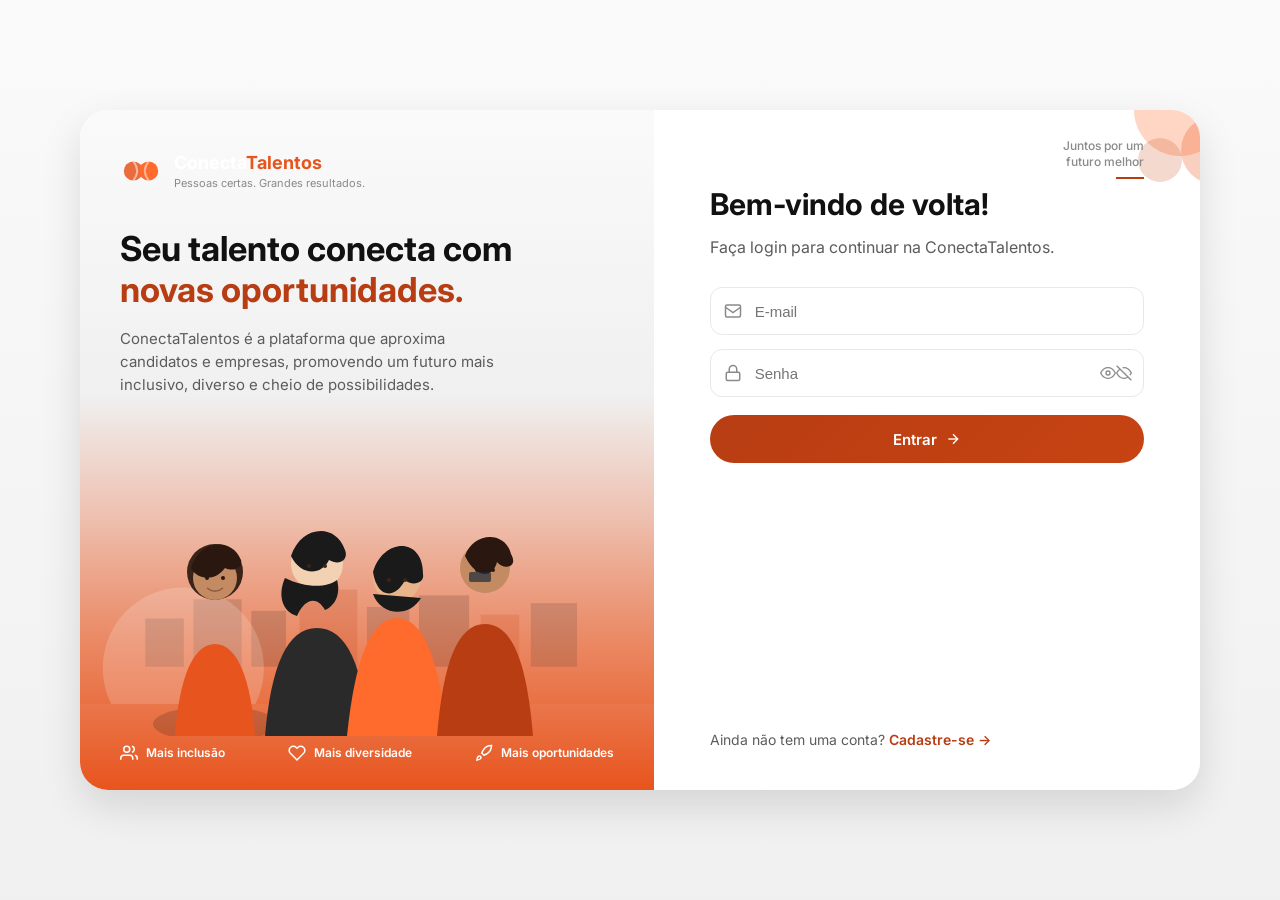
<file: Projeto_Conect_Talents/index.html>
<!DOCTYPE html>
<html lang="pt-BR">
<head>
  <meta charset="UTF-8">
  <meta name="viewport" content="width=device-width, initial-scale=1.0">
  <meta name="description" content="Acompanhe indicadores, vagas recentes e atividades da sua empresa no ConectaTalentos.">
  <title>Dashboard — ConectaTalentos</title>
  <link rel="icon" type="image/svg+xml" href="favicon.svg">
  <script src="js/theme.js"></script>
  <script src="js/auth.js"></script>
  <script>if (!AuthData.isAutenticado()) window.location.replace('login.html');</script>
  <link rel="stylesheet" href="css/styles.css">
</head>
<body>
  <div class="app-layout">
    <!-- Sidebar (renderizada via JS) -->
    <div id="sidebar-container"></div>

    <div class="main-content">
      <!-- Header (renderizado via JS) -->
      <div id="header-container"></div>

      <main class="page-content">
        <!-- Saudação -->
        <section class="dashboard-greeting">
          <h1 class="page-title" id="dashboardGreeting">Olá, Empresa 👋</h1>
          <p class="page-subtitle">Aqui está um resumo das suas atividades no ConectaTalentos.</p>
        </section>

        <!-- Cards de indicadores -->
        <section aria-label="Seus processos hoje">
          <h2 class="dashboard-section-title">Seus processos hoje</h2>
          <div class="stats-row">
            <!-- Card Vagas -->
            <div class="card stat-card">
              <div class="stat-card__header">
                <div class="stat-card__icon stat-card__icon--blue">
                  <svg width="22" height="22" viewBox="0 0 24 24" fill="none" stroke="currentColor" stroke-width="2" stroke-linecap="round" stroke-linejoin="round"><rect x="2" y="7" width="20" height="14" rx="2"/><path d="M16 7V5a2 2 0 0 0-2-2h-4a2 2 0 0 0-2 2v2"/></svg>
                </div>
                <a href="vagas.html" class="chevron-btn" aria-label="Ver vagas">
                  <svg width="16" height="16" viewBox="0 0 24 24" fill="none" stroke="currentColor" stroke-width="2" stroke-linecap="round" stroke-linejoin="round"><polyline points="9 18 15 12 9 6"/></svg>
                </a>
              </div>
              <div>
                <div class="stat-card__value" id="stat-vagas">—</div>
                <div class="stat-card__label">Vagas</div>
              </div>
              <div class="stat-card__footer">
                <a href="vagas.html" class="chevron-btn" aria-label="Ir para vagas">
                  <svg width="16" height="16" viewBox="0 0 24 24" fill="none" stroke="currentColor" stroke-width="2" stroke-linecap="round" stroke-linejoin="round"><polyline points="9 18 15 12 9 6"/></svg>
                </a>
              </div>
            </div>

            <!-- Card Candidatos -->
            <div class="card stat-card">
              <div class="stat-card__header">
                <div class="stat-card__icon stat-card__icon--purple">
                  <svg width="22" height="22" viewBox="0 0 24 24" fill="none" stroke="currentColor" stroke-width="2" stroke-linecap="round" stroke-linejoin="round"><path d="M17 21v-2a4 4 0 0 0-4-4H5a4 4 0 0 0-4 4v2"/><circle cx="9" cy="7" r="4"/><path d="M23 21v-2a4 4 0 0 0-3-3.87"/><path d="M16 3.13a4 4 0 0 1 0 7.75"/></svg>
                </div>
              </div>
              <div>
                <div class="stat-card__value" id="stat-candidatos">—</div>
                <div class="stat-card__label">Candidatos</div>
              </div>
              <div class="stat-card__footer">
                <a href="candidatos.html" class="chevron-btn" aria-label="Ir para candidatos">
                  <svg width="16" height="16" viewBox="0 0 24 24" fill="none" stroke="currentColor" stroke-width="2" stroke-linecap="round" stroke-linejoin="round"><polyline points="9 18 15 12 9 6"/></svg>
                </a>
              </div>
            </div>

            <!-- Banner Treinamentos -->
            <div class="promo-banner">
              <div class="promo-banner__content">
                <h3 class="promo-banner__title">Mais diversidade, mais talentos.</h3>
                <p class="promo-banner__text">Conheça nossos treinamentos e fortaleça sua equipe.</p>
                <a href="treinamentos.html" class="btn btn--white">Ver treinamentos &gt;</a>
              </div>
              <img
                class="promo-banner__image"
                src="https://images.unsplash.com/photo-1573496359142-b8d87734a5a2?w=400&h=300&fit=crop&crop=face"
                alt="Profissional sorrindo"
                loading="lazy"
              >
            </div>
          </div>
        </section>

        <!-- Vagas recentes -->
        <section aria-label="Vagas recentes">
          <div class="recent-jobs-header">
            <h2 class="dashboard-section-title" style="margin-bottom:0">Vagas recentes</h2>
            <a href="vagas.html" class="link-arrow">
              Ver todas as vagas
              <svg width="16" height="16" viewBox="0 0 24 24" fill="none" stroke="currentColor" stroke-width="2" stroke-linecap="round" stroke-linejoin="round"><polyline points="9 18 15 12 9 6"/></svg>
            </a>
          </div>

          <!-- Lista renderizada via API -->
          <div class="card recent-jobs-list" id="recent-jobs-list"></div>
        </section>
      </main>
    </div>
  </div>

  <script src="js/hiring-data.js"></script>
  <script src="js/app.js"></script>
  <script>
    /* Inicializa layout compartilhado */
    initLayout('dashboard');
    document.getElementById('dashboardGreeting').textContent = `Olá, ${AuthData.getEmpresaLogada()?.nomeFantasia || 'Empresa'} 👋`;

    /* Renderiza lista de vagas recentes */
    const recentJobsList = document.getElementById('recent-jobs-list');
    const safe = HiringData.escapeHtml;
    recentJobsList.innerHTML = '<p class="empty-message">Carregando...</p>';

    (async function carregarDashboard() {
      try {
        const [vagas, candidatos] = await Promise.all([
          HiringData.getVacancies(),
          HiringData.getCandidates()
        ]);
        const vagasRecentes = vagas.slice(0, 4);
        document.getElementById('stat-vagas').textContent = String(vagas.length).padStart(2, '0');
        document.getElementById('stat-candidatos').textContent = String(candidatos.length).padStart(2, '0');
        recentJobsList.innerHTML = vagasRecentes.length ? vagasRecentes.map(vaga => `
      <a class="job-row" data-vaga-id="${vaga.id}" href="detalhes-vaga.html?id=${vaga.id}">
        ${renderJobIcon(vaga)}
        <div class="job-row__info">
          <div class="job-row__title">${safe(vaga.titulo)}</div>
          <div class="job-row__company">${safe(vaga.empresa)}</div>
        </div>
        <div class="job-row__meta">
          <span class="meta-item">
            <svg width="14" height="14" viewBox="0 0 24 24" fill="none" stroke="currentColor" stroke-width="2" stroke-linecap="round" stroke-linejoin="round"><path d="M21 10c0 7-9 13-9 13s-9-6-9-13a9 9 0 0 1 18 0z"/><circle cx="12" cy="10" r="3"/></svg>
            ${safe(vaga.localizacao)}
          </span>
          <span class="meta-item">
            <svg width="14" height="14" viewBox="0 0 24 24" fill="none" stroke="currentColor" stroke-width="2" stroke-linecap="round" stroke-linejoin="round"><rect x="2" y="7" width="20" height="14" rx="2"/><path d="M16 7V5a2 2 0 0 0-2-2h-4a2 2 0 0 0-2 2v2"/></svg>
            ${safe(vaga.tipo)}
          </span>
          ${renderCandidaturasBadge(vaga)}
        </div>
        <div class="chevron-btn">
          <svg width="16" height="16" viewBox="0 0 24 24" fill="none" stroke="currentColor" stroke-width="2" stroke-linecap="round" stroke-linejoin="round"><polyline points="9 18 15 12 9 6"/></svg>
        </div>
      </a>
        `).join('') : '<p class="empty-message">Nenhuma vaga cadastrada no momento.</p>';
      } catch {
        recentJobsList.innerHTML = '<p class="empty-message">Não foi possível carregar os dados. Tente novamente.</p>';
        document.getElementById('stat-vagas').textContent = '—';
        document.getElementById('stat-candidatos').textContent = '—';
      }
    })();
  </script>
  <script src="https://cdnjs.cloudflare.com/ajax/libs/gsap/3.12.5/gsap.min.js"></script>
  <script src="js/animations.js"></script>
</body>
</html>
</file>
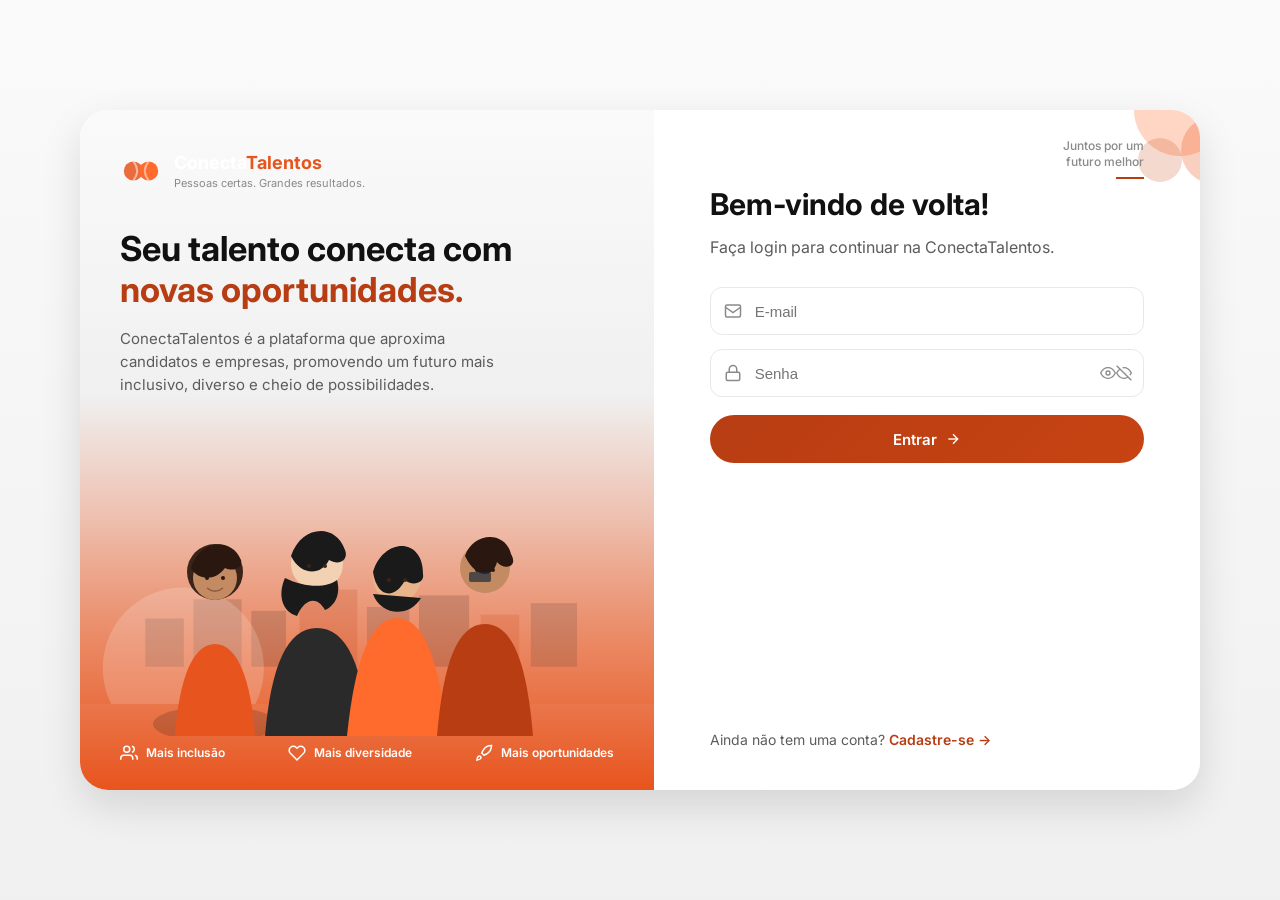
<file: Projeto_Conect_Talents/cadastro-vaga.html>
<!DOCTYPE html>
<html lang="pt-BR">
<head>
  <meta charset="UTF-8">
  <meta name="viewport" content="width=device-width, initial-scale=1.0">
  <meta name="description" content="Cadastre ou edite oportunidades de trabalho da sua empresa no ConectaTalentos.">
  <title>Nova vaga — ConectaTalentos</title>
  <link rel="icon" type="image/svg+xml" href="favicon.svg">
  <script src="js/theme.js"></script>
  <script src="js/auth.js"></script>
  <script>if (!AuthData.isAutenticado()) window.location.replace('login.html');</script>
  <link rel="stylesheet" href="css/styles.css">
</head>
<body>
  <div class="app-layout">
    <div id="sidebar-container"></div>
    <div class="main-content">
      <div id="header-container"></div>
      <main class="page-content">
        <a class="workflow-back" href="vagas.html">&larr; Voltar para vagas</a>
        <h1 class="page-title" id="form-title">Nova vaga</h1>
        <p class="page-subtitle">Preencha os dados da oportunidade da sua empresa.</p>

        <form class="card workflow-form" id="vacancyForm">
          <div class="workflow-field">
            <label for="titulo">Título da vaga</label>
            <input class="workflow-input" id="titulo" name="titulo" type="text" maxlength="100" required>
          </div>
          <div class="workflow-field">
            <label for="descricao">Descrição</label>
            <textarea class="workflow-input workflow-textarea" id="descricao" name="descricao" rows="5" required></textarea>
          </div>
          <div class="workflow-field">
            <label for="requisitos">Requisitos</label>
            <textarea class="workflow-input workflow-textarea" id="requisitos" name="requisitos" rows="4" required></textarea>
          </div>
          <div class="workflow-grid">
            <div class="workflow-field">
              <label for="cidade">Cidade</label>
              <input class="workflow-input" id="cidade" name="cidade" type="text" autocomplete="address-level2" required>
            </div>
            <div class="workflow-field">
              <label for="estado">Estado</label>
              <select class="workflow-input" id="estado" name="estado" autocomplete="address-level1" required>
                <option value="" selected disabled>Selecione a UF</option>
                <option value="AC">Acre</option><option value="AL">Alagoas</option><option value="AP">Amapá</option><option value="AM">Amazonas</option>
                <option value="BA">Bahia</option><option value="CE">Ceará</option><option value="DF">Distrito Federal</option><option value="ES">Espírito Santo</option>
                <option value="GO">Goiás</option><option value="MA">Maranhão</option><option value="MT">Mato Grosso</option><option value="MS">Mato Grosso do Sul</option>
                <option value="MG">Minas Gerais</option><option value="PA">Pará</option><option value="PB">Paraíba</option><option value="PR">Paraná</option>
                <option value="PE">Pernambuco</option><option value="PI">Piauí</option><option value="RJ">Rio de Janeiro</option><option value="RN">Rio Grande do Norte</option>
                <option value="RS">Rio Grande do Sul</option><option value="RO">Rondônia</option><option value="RR">Roraima</option><option value="SC">Santa Catarina</option>
                <option value="SP">São Paulo</option><option value="SE">Sergipe</option><option value="TO">Tocantins</option>
              </select>
            </div>
            <div class="workflow-field">
              <label for="tipo">Modalidade</label>
              <select class="workflow-input" id="tipo" name="tipo" required>
                <option value="Presencial">Presencial</option>
                <option value="Remoto">Remoto</option>
                <option value="Híbrido">Híbrido</option>
              </select>
            </div>
            <div class="workflow-field">
              <label for="status">Status</label>
              <select class="workflow-input" id="status" name="status" required>
                <option value="Aberta">Aberta</option>
                <option value="Encerrada">Encerrada</option>
              </select>
            </div>
            <div class="workflow-field">
              <label for="dataInicio">Data de início</label>
              <input class="workflow-input" id="dataInicio" name="dataInicio" type="date" required>
            </div>
            <div class="workflow-field">
              <label for="dataFim">Data de encerramento</label>
              <input class="workflow-input" id="dataFim" name="dataFim" type="date" required aria-describedby="dataFimError">
              <span class="workflow-field__error" id="dataFimError" role="alert" hidden>A data de encerramento deve ser posterior à data de início.</span>
            </div>
          </div>
          <div class="workflow-actions">
            <a class="btn btn--outline" href="vagas.html">Cancelar</a>
            <button class="btn btn--primary" type="submit">Salvar vaga</button>
          </div>
        </form>
      </main>
    </div>
  </div>

  <script src="js/hiring-data.js"></script>
  <script src="js/app.js"></script>
  <script>
    initLayout('vagas');

    const vacancyForm = document.getElementById('vacancyForm');
    const vacancyId = new URLSearchParams(window.location.search).get('id');

    function fillVacancyForm(vacancy) {
      document.title = 'Editar vaga — ConectaTalentos';
      document.getElementById('form-title').textContent = 'Editar vaga';
      document.getElementById('titulo').value = vacancy.titulo;
      document.getElementById('descricao').value = vacancy.descricao;
      document.getElementById('requisitos').value = vacancy.requisitos;
      const [city, state] = vacancy.localizacao.split(' - ');
      document.getElementById('cidade').value = vacancy.cidade || city;
      document.getElementById('estado').value = vacancy.estado || state;
      document.getElementById('tipo').value = vacancy.tipo;
      document.getElementById('status').value = vacancy.status;
      document.getElementById('dataInicio').value = vacancy.dataInicio;
      document.getElementById('dataFim').value = vacancy.dataFim;
    }

    if (vacancyId) {
      HiringData.getVacancy(vacancyId).then(vacancy => {
        if (!vacancy) {
          window.location.replace('vagas.html');
          return;
        }
        fillVacancyForm(vacancy);
      }).catch(() => alert('Não foi possível carregar a vaga para edição.'));
    }

    const startDateInput = document.getElementById('dataInicio');
    const endDateInput = document.getElementById('dataFim');
    const dateError = document.getElementById('dataFimError');

    function validateDateRange() {
      const invalid = startDateInput.value && endDateInput.value && endDateInput.value <= startDateInput.value;
      dateError.hidden = !invalid;
      endDateInput.setAttribute('aria-invalid', String(Boolean(invalid)));
      return !invalid;
    }

    startDateInput.addEventListener('input', validateDateRange);
    endDateInput.addEventListener('input', validateDateRange);

    vacancyForm.addEventListener('submit', async event => {
      event.preventDefault();
      if (!validateDateRange()) return;
      const formData = Object.fromEntries(new FormData(vacancyForm));
      formData.id = vacancyId;
      const submitButton = vacancyForm.querySelector('[type="submit"]');
      submitButton.disabled = true;
      try {
        const savedVacancy = await HiringData.saveVacancy(formData);
        window.location.href = savedVacancy.id
          ? `detalhes-vaga.html?id=${savedVacancy.id}`
          : 'vagas.html';
      } catch (error) {
        alert(error.message || 'Não foi possível salvar a vaga. Tente novamente.');
        submitButton.disabled = false;
      }
    });
  </script>
  <script src="https://cdnjs.cloudflare.com/ajax/libs/gsap/3.12.5/gsap.min.js"></script>
  <script src="js/animations.js"></script>
</body>
</html>
</file>
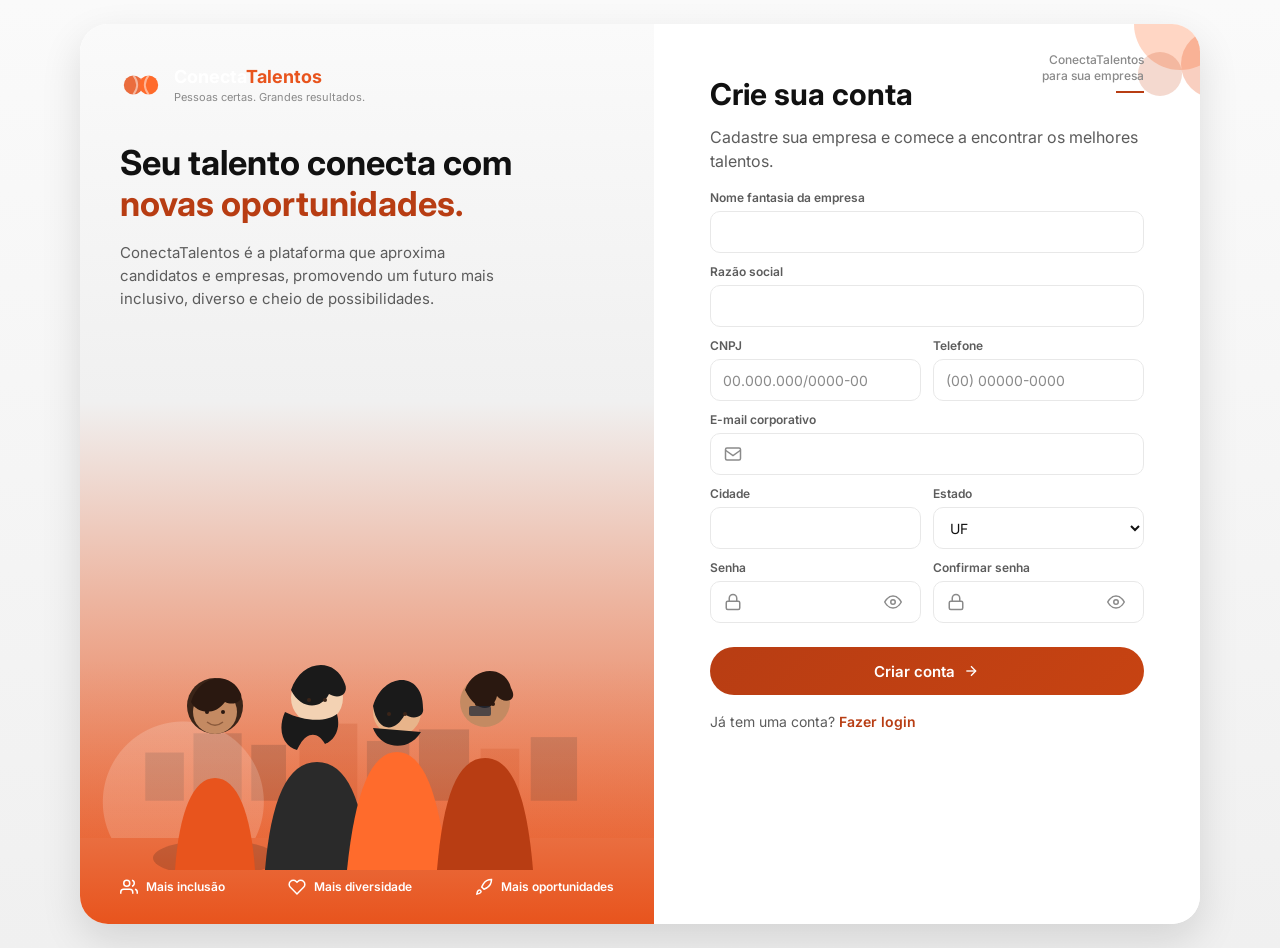
<file: Projeto_Conect_Talents/cadastro.html>
<!DOCTYPE html>
<html lang="pt-BR">
<head>
  <meta charset="UTF-8">
  <meta name="viewport" content="width=device-width, initial-scale=1.0">
  <meta name="description" content="Cadastre sua empresa no ConectaTalentos e comece a encontrar talentos.">
  <title>Cadastro de empresa — ConectaTalentos</title>
  <link rel="icon" type="image/svg+xml" href="favicon.svg">
  <script src="js/theme.js"></script>
  <script src="js/auth.js"></script>
  <link rel="stylesheet" href="css/styles.css">
</head>
<body class="login-page register-page">
  <div class="login-shell register-shell">
    <section class="login-left" aria-label="Apresentação da plataforma">
      <div class="login-left__logo">
        <svg class="sidebar__logo-icon" viewBox="0 0 44 44" fill="none" xmlns="http://www.w3.org/2000/svg">
          <circle cx="14" cy="22" r="10" fill="#E8541D" opacity="0.85"/>
          <circle cx="30" cy="22" r="10" fill="#FF6B2C"/>
          <path d="M14 12 Q22 22 14 32" stroke="white" stroke-width="2" fill="none" opacity="0.5"/>
          <path d="M30 12 Q22 22 30 32" stroke="white" stroke-width="2" fill="none" opacity="0.5"/>
        </svg>
        <div class="sidebar__logo-text">
          <div class="sidebar__brand">
            <span class="brand-conecta">Conecta</span><span class="brand-talentos">Talentos</span>
          </div>
          <span class="sidebar__slogan">Pessoas certas. Grandes resultados.</span>
        </div>
      </div>

      <h1 class="login-left__title">
        Seu talento conecta com
        <span>novas oportunidades.</span>
      </h1>
      <p class="login-left__text">
        ConectaTalentos é a plataforma que aproxima candidatos e empresas, promovendo um futuro mais inclusivo, diverso e cheio de possibilidades.
      </p>

      <div class="login-skyline" aria-hidden="true">
        <svg viewBox="0 0 500 90" fill="none" xmlns="http://www.w3.org/2000/svg">
          <rect x="20" y="40" width="40" height="50" fill="#2A2A2A"/>
          <rect x="70" y="20" width="50" height="70" fill="#3A3A3A"/>
          <rect x="130" y="32" width="36" height="58" fill="#2A2A2A"/>
          <rect x="180" y="10" width="60" height="80" fill="#B83D13"/>
          <rect x="250" y="28" width="44" height="62" fill="#3A3A3A"/>
          <rect x="304" y="16" width="52" height="74" fill="#2A2A2A"/>
          <rect x="368" y="36" width="40" height="54" fill="#C74312"/>
          <rect x="420" y="24" width="48" height="66" fill="#3A3A3A"/>
        </svg>
      </div>
      <div class="login-wave" aria-hidden="true"></div>

      <div class="login-people" aria-hidden="true">
        <svg viewBox="0 0 460 250" fill="none" xmlns="http://www.w3.org/2000/svg">
          <ellipse cx="78" cy="238" rx="62" ry="18" fill="#111111" opacity="0.18"/>
          <path d="M38 250c4-58 18-92 40-92s36 34 40 92" fill="#E8541D"/>
          <circle cx="78" cy="86" r="28" fill="#3A2418"/>
          <circle cx="78" cy="92" r="22" fill="#C48A62"/>
          <path d="M54 82c8-28 40-32 50-8 2 8-8 12-16 8-10 14-28 12-34 0z" fill="#2A1810"/>
          <circle cx="70" cy="92" r="2" fill="#2A1810"/>
          <circle cx="86" cy="92" r="2" fill="#2A1810"/>
          <path d="M70 102c5 4 11 4 16 0" stroke="#8B5A3C" stroke-width="1.5" fill="none"/>
          <path d="M128 250c6-70 22-108 52-108s46 38 52 108" fill="#2A2A2A"/>
          <circle cx="180" cy="78" r="26" fill="#F3D2B3"/>
          <path d="M154 70c10-30 44-34 54-6 4 10-6 16-16 10-8 16-28 16-38-4z" fill="#1A1A1A"/>
          <path d="M148 92c-8 18-2 34 12 38 8-18 20-20 28-6 10-4 16-16 12-30-10 8-32 8-52-2z" fill="#1A1A1A"/>
          <circle cx="172" cy="80" r="2" fill="#3A2418"/>
          <circle cx="188" cy="80" r="2" fill="#3A2418"/>
          <path d="M210 250c8-78 24-118 50-118s42 40 50 118" fill="#FF6B2C"/>
          <circle cx="260" cy="92" r="24" fill="#E8B48A"/>
          <path d="M236 86c10-34 50-36 50 2 2 10-12 12-18 6-10 20-28 18-32-8z" fill="#1A1A1A"/>
          <path d="M236 108c8 22 36 24 48 4" fill="#1A1A1A"/>
          <circle cx="252" cy="94" r="2" fill="#3A2418"/>
          <circle cx="268" cy="94" r="2" fill="#3A2418"/>
          <path d="M300 250c6-72 20-112 48-112s42 40 48 112" fill="#B83D13"/>
          <circle cx="348" cy="82" r="25" fill="#C48A62"/>
          <path d="M328 70c8-24 40-26 46-2 8 14-8 16-14 8-4 16-20 18-32-6z" fill="#2A1810"/>
          <rect x="332" y="86" width="22" height="10" rx="2" fill="#1E293B" opacity="0.7"/>
          <circle cx="340" cy="84" r="2" fill="#2A1810"/>
          <circle cx="356" cy="84" r="2" fill="#2A1810"/>
        </svg>
      </div>

      <div class="login-left__features">
        <div class="login-feature">
          <svg viewBox="0 0 24 24" fill="none" stroke="currentColor" stroke-width="2"><path d="M17 21v-2a4 4 0 0 0-4-4H5a4 4 0 0 0-4 4v2"/><circle cx="9" cy="7" r="4"/><path d="M23 21v-2a4 4 0 0 0-3-3.87"/><path d="M16 3.13a4 4 0 0 1 0 7.75"/></svg>
          Mais inclusão
        </div>
        <div class="login-feature">
          <svg viewBox="0 0 24 24" fill="none" stroke="currentColor" stroke-width="2"><path d="M20.84 4.61a5.5 5.5 0 0 0-7.78 0L12 5.67l-1.06-1.06a5.5 5.5 0 0 0-7.78 7.78l1.06 1.06L12 21.23l7.78-7.78 1.06-1.06a5.5 5.5 0 0 0 0-7.78z"/></svg>
          Mais diversidade
        </div>
        <div class="login-feature">
          <svg viewBox="0 0 24 24" fill="none" stroke="currentColor" stroke-width="2"><path d="M4.5 16.5c-1.5 1.26-2 5-2 5s3.74-.5 5-2c.71-.84.7-2.13-.09-2.91a2.18 2.18 0 0 0-2.91-.09z"/><path d="M12 15l-3-3a22 22 0 0 1 2-3.95A12.88 12.88 0 0 1 22 2c0 2.72-.78 7.5-6 11a22.35 22.35 0 0 1-4 2z"/></svg>
          Mais oportunidades
        </div>
      </div>
    </section>

    <section class="login-right register-right" aria-labelledby="registerTitle">
      <svg class="login-deco" viewBox="0 0 180 180" fill="none" aria-hidden="true">
        <circle cx="130" cy="40" r="46" fill="#FF6B2C" opacity="0.28"/>
        <circle cx="165" cy="80" r="34" fill="#E8541D" opacity="0.28"/>
        <circle cx="110" cy="90" r="22" fill="#C74312" opacity="0.2"/>
      </svg>
      <p class="login-right__badge">ConectaTalentos<br>para sua empresa</p>

      <h1 id="registerTitle">Crie sua conta</h1>
      <p class="login-right__subtitle">Cadastre sua empresa e comece a encontrar os melhores talentos.</p>

      <form class="login-form register-form" id="registerForm" novalidate>
        <label class="register-field">
          <span class="register-field__label">Nome fantasia da empresa</span>
          <input class="register-input" type="text" name="nomeFantasia" autocomplete="organization" required>
        </label>
        <label class="register-field">
          <span class="register-field__label">Razão social</span>
          <input class="register-input" type="text" name="razaoSocial" autocomplete="organization" required>
        </label>

        <div class="register-grid-2">
          <label class="register-field">
            <span class="register-field__label">CNPJ</span>
            <input class="register-input" id="cnpj" type="text" name="cnpj" inputmode="numeric" autocomplete="off" placeholder="00.000.000/0000-00" maxlength="18" required>
          </label>
          <label class="register-field">
            <span class="register-field__label">Telefone</span>
            <input class="register-input" id="phone" type="tel" name="telefone" inputmode="tel" autocomplete="tel" placeholder="(00) 00000-0000" maxlength="15" required>
          </label>
        </div>

        <label class="register-field">
          <span class="register-field__label">E-mail corporativo</span>
          <span class="login-field register-icon-field">
            <span class="login-field__icon" aria-hidden="true">
              <svg width="18" height="18" viewBox="0 0 24 24" fill="none" stroke="currentColor" stroke-width="2"><rect x="2" y="4" width="20" height="16" rx="2"/><path d="m22 7-10 7L2 7"/></svg>
            </span>
            <input class="register-input register-input--icon" type="email" name="email" autocomplete="email" required>
          </span>
        </label>

        <div class="register-grid-2">
          <label class="register-field">
            <span class="register-field__label">Cidade</span>
            <input class="register-input" type="text" name="cidade" autocomplete="address-level2" required>
          </label>
          <label class="register-field">
            <span class="register-field__label">Estado</span>
            <select class="register-input register-select" name="estado" autocomplete="address-level1" required>
              <option value="" selected disabled>UF</option>
              <option value="AC">AC</option><option value="AL">AL</option><option value="AP">AP</option><option value="AM">AM</option>
              <option value="BA">BA</option><option value="CE">CE</option><option value="DF">DF</option><option value="ES">ES</option>
              <option value="GO">GO</option><option value="MA">MA</option><option value="MT">MT</option><option value="MS">MS</option>
              <option value="MG">MG</option><option value="PA">PA</option><option value="PB">PB</option><option value="PR">PR</option>
              <option value="PE">PE</option><option value="PI">PI</option><option value="RJ">RJ</option><option value="RN">RN</option>
              <option value="RS">RS</option><option value="RO">RO</option><option value="RR">RR</option><option value="SC">SC</option>
              <option value="SP">SP</option><option value="SE">SE</option><option value="TO">TO</option>
            </select>
          </label>
        </div>

        <div class="register-grid-2">
          <label class="register-field">
            <span class="register-field__label">Senha</span>
            <span class="login-field register-icon-field">
              <span class="login-field__icon" aria-hidden="true">
                <svg width="18" height="18" viewBox="0 0 24 24" fill="none" stroke="currentColor" stroke-width="2"><rect x="3" y="11" width="18" height="11" rx="2"/><path d="M7 11V7a5 5 0 0 1 10 0v4"/></svg>
              </span>
              <input class="register-input register-input--icon register-input--password" id="registerPassword" type="password" name="senha" autocomplete="new-password" minlength="8" required>
              <button class="login-field__toggle" type="button" data-password-toggle="registerPassword" aria-label="Mostrar senha">
                <svg width="18" height="18" viewBox="0 0 24 24" fill="none" stroke="currentColor" stroke-width="2"><path d="M1 12s4-8 11-8 11 8 11 8-4 8-11 8-11-8-11-8z"/><circle cx="12" cy="12" r="3"/></svg>
              </button>
            </span>
          </label>
          <label class="register-field">
            <span class="register-field__label">Confirmar senha</span>
            <span class="login-field register-icon-field">
              <span class="login-field__icon" aria-hidden="true">
                <svg width="18" height="18" viewBox="0 0 24 24" fill="none" stroke="currentColor" stroke-width="2"><rect x="3" y="11" width="18" height="11" rx="2"/><path d="M7 11V7a5 5 0 0 1 10 0v4"/></svg>
              </span>
              <input class="register-input register-input--icon register-input--password" id="confirmPassword" type="password" name="confirmarSenha" autocomplete="new-password" minlength="8" required>
              <button class="login-field__toggle" type="button" data-password-toggle="confirmPassword" aria-label="Mostrar senha">
                <svg width="18" height="18" viewBox="0 0 24 24" fill="none" stroke="currentColor" stroke-width="2"><path d="M1 12s4-8 11-8 11 8 11 8-4 8-11 8-11-8-11-8z"/><circle cx="12" cy="12" r="3"/></svg>
              </button>
            </span>
          </label>
        </div>

        <p class="register-feedback" id="registerFeedback" role="status" aria-live="polite"></p>
        <button class="login-submit" type="submit">
          Criar conta
          <svg width="16" height="16" viewBox="0 0 24 24" fill="none" stroke="currentColor" stroke-width="2"><line x1="5" y1="12" x2="19" y2="12"/><polyline points="12 5 19 12 12 19"/></svg>
        </button>
      </form>

      <p class="login-signup">
        Já tem uma conta?
        <a href="login.html">Fazer login</a>
      </p>
    </section>
  </div>

  <script>
    const registerForm = document.getElementById('registerForm');
    const cnpjInput = document.getElementById('cnpj');
    const phoneInput = document.getElementById('phone');
    const passwordInput = document.getElementById('registerPassword');
    const confirmPasswordInput = document.getElementById('confirmPassword');
    const registerFeedback = document.getElementById('registerFeedback');
    const registerButton = registerForm.querySelector('[type="submit"]');
    const registerButtonContent = registerButton.innerHTML;

    function formatCnpj(value) {
      const digits = value.replace(/\D/g, '').slice(0, 14);
      return digits
        .replace(/^(\d{2})(\d)/, '$1.$2')
        .replace(/^(\d{2})\.(\d{3})(\d)/, '$1.$2.$3')
        .replace(/\.(\d{3})(\d)/, '.$1/$2')
        .replace(/(\d{4})(\d)/, '$1-$2');
    }

    function formatPhone(value) {
      const digits = value.replace(/\D/g, '').slice(0, 11);
      if (digits.length <= 2) return digits ? `(${digits}` : '';
      if (digits.length <= 6) return `(${digits.slice(0, 2)}) ${digits.slice(2)}`;
      const splitAt = digits.length > 10 ? 7 : 6;
      return `(${digits.slice(0, 2)}) ${digits.slice(2, splitAt)}-${digits.slice(splitAt)}`;
    }

    cnpjInput.addEventListener('input', () => {
      cnpjInput.value = formatCnpj(cnpjInput.value);
      cnpjInput.setCustomValidity(cnpjInput.value.replace(/\D/g, '').length === 14 ? '' : 'Informe um CNPJ com 14 dígitos.');
    });

    phoneInput.addEventListener('input', () => {
      phoneInput.value = formatPhone(phoneInput.value);
      const digitCount = phoneInput.value.replace(/\D/g, '').length;
      phoneInput.setCustomValidity(digitCount === 10 || digitCount === 11 ? '' : 'Informe um telefone com DDD.');
    });

    function validatePasswords() {
      confirmPasswordInput.setCustomValidity(
        confirmPasswordInput.value && confirmPasswordInput.value !== passwordInput.value
          ? 'As senhas não coincidem.'
          : ''
      );
    }

    passwordInput.addEventListener('input', validatePasswords);
    confirmPasswordInput.addEventListener('input', validatePasswords);

    document.querySelectorAll('[data-password-toggle]').forEach(toggle => {
      toggle.addEventListener('click', () => {
        const input = document.getElementById(toggle.dataset.passwordToggle);
        const showing = input.type === 'password';
        input.type = showing ? 'text' : 'password';
        toggle.setAttribute('aria-label', showing ? 'Ocultar senha' : 'Mostrar senha');
      });
    });

    registerForm.addEventListener('submit', async event => {
      event.preventDefault();
      validatePasswords();
      if (!registerForm.reportValidity()) return;
      registerFeedback.hidden = false;
      registerFeedback.style.color = '';
      registerFeedback.textContent = 'Enviando cadastro...';
      registerButton.disabled = true;
      registerButton.textContent = 'Criando conta...';
      const form = new FormData(registerForm);
      const result = await AuthData.registrar({
        nomeFantasia: form.get('nomeFantasia'),
        razaoSocial: form.get('razaoSocial'),
        cnpj: String(form.get('cnpj')).replace(/\D/g, ''),
        email: form.get('email'),
        senha: form.get('senha'),
        telefone: form.get('telefone'),
        cidade: form.get('cidade'),
        uf: form.get('estado')
      });
      if (result.success) {
        window.location.href = 'index.html';
        return;
      }
      registerFeedback.style.color = 'var(--color-status-alert)';
      registerFeedback.textContent = result.message || 'Não foi possível criar a conta. Tente novamente.';
      registerButton.disabled = false;
      registerButton.innerHTML = registerButtonContent;
    });
  </script>
  <script src="https://cdnjs.cloudflare.com/ajax/libs/gsap/3.12.5/gsap.min.js"></script>
  <script src="js/animations.js"></script>
</body>
</html>
</file>
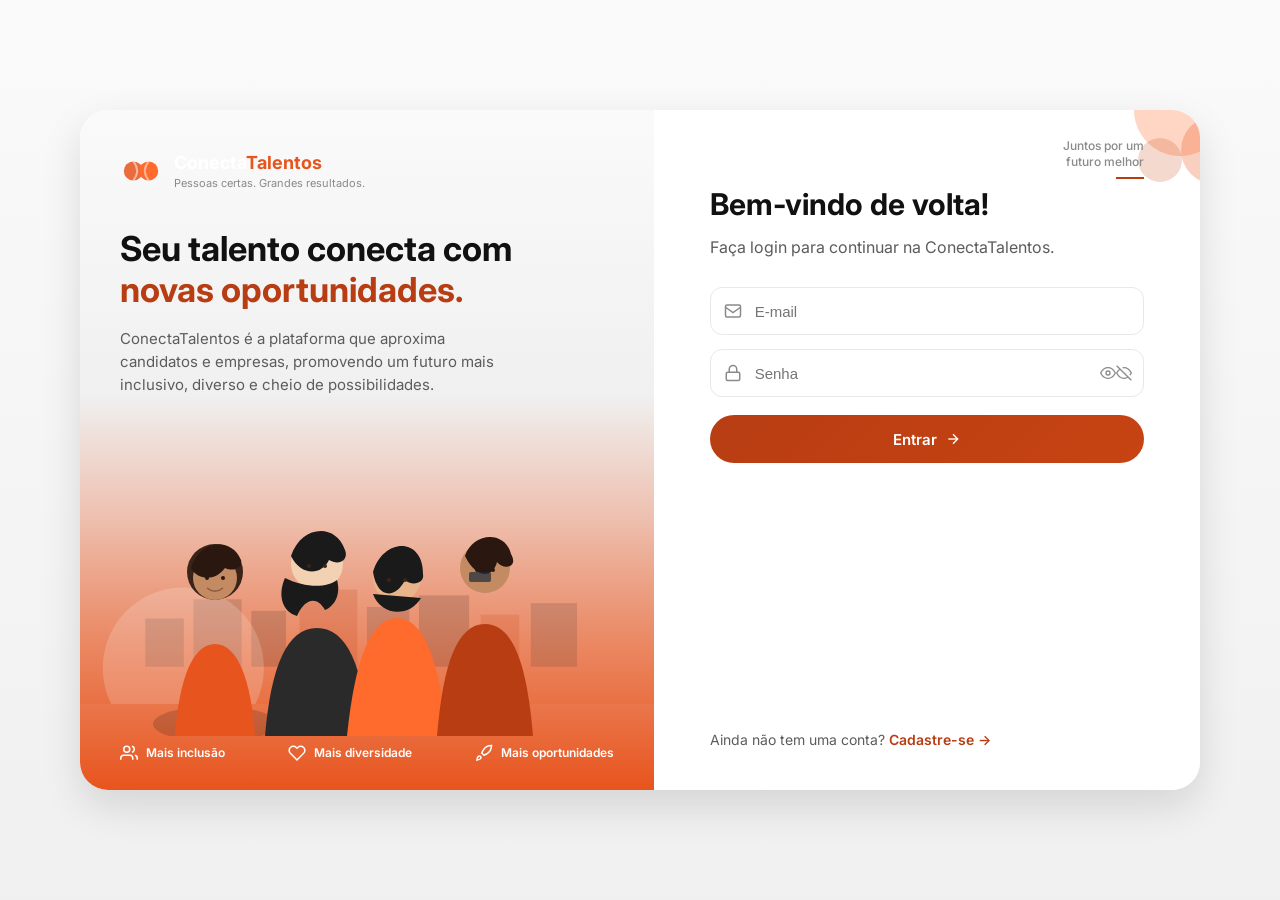
<file: Projeto_Conect_Talents/candidatos.html>
<!DOCTYPE html>
<html lang="pt-BR">
<head>
  <meta charset="UTF-8">
  <meta name="viewport" content="width=device-width, initial-scale=1.0">
  <meta name="description" content="Consulte candidatos e acesse seus perfis na plataforma ConectaTalentos.">
  <title>Candidatos — ConectaTalentos</title>
  <link rel="icon" type="image/svg+xml" href="favicon.svg">
  <script src="js/theme.js"></script>
  <script src="js/auth.js"></script>
  <script>if (!AuthData.isAutenticado()) window.location.replace('login.html');</script>
  <link rel="stylesheet" href="css/styles.css">
</head>
<body>
  <div class="app-layout">
    <div id="sidebar-container"></div>

    <div class="main-content">
      <div id="header-container"></div>

      <main class="page-content">
        <h1 class="page-title">Candidatos</h1>
        <p class="page-subtitle">Encontre os melhores talentos para a sua empresa.</p>

        <!-- Barra de busca e filtros -->
        <div class="search-bar">
          <div class="search-bar__input-wrapper">
            <span class="search-bar__icon">
              <svg width="18" height="18" viewBox="0 0 24 24" fill="none" stroke="currentColor" stroke-width="2" stroke-linecap="round" stroke-linejoin="round"><circle cx="11" cy="11" r="8"/><line x1="21" y1="21" x2="16.65" y2="16.65"/></svg>
            </span>
            <input
              type="search"
              class="search-bar__input"
              placeholder="Buscar por nome, cargo ou habilidade..."
              id="search-candidatos"
              aria-label="Buscar candidatos"
            >
          </div>
        </div>

        <div class="candidatos-layout">
          <!-- Coluna principal: listagem -->
          <div class="candidatos-main">
            <!-- Lista renderizada via JS -->
            <div id="candidatos-list"></div>
          </div>

          <!-- Coluna lateral -->
          <aside class="candidatos-sidebar">
            <!-- Total de candidatos -->
            <div class="card total-card">
              <div class="total-card__icon">
                <svg width="22" height="22" viewBox="0 0 24 24" fill="none" stroke="currentColor" stroke-width="2" stroke-linecap="round" stroke-linejoin="round"><path d="M17 21v-2a4 4 0 0 0-4-4H5a4 4 0 0 0-4 4v2"/><circle cx="9" cy="7" r="4"/><path d="M23 21v-2a4 4 0 0 0-3-3.87"/><path d="M16 3.13a4 4 0 0 1 0 7.75"/></svg>
              </div>
              <div class="total-card__label">Total de candidatos</div>
              <div class="total-card__value" id="total-candidatos">—</div>
              <p class="total-card__label">Candidatos das suas vagas</p>
            </div>

            <!-- Filtrar por status -->
            <div class="card filter-status-card">
              <h3 class="filter-status-card__title">Filtrar por status</h3>
              <div id="status-filters"></div>
            </div>

            <!-- CTA -->
            <div class="card cta-card">
              <div class="cta-card__bg"></div>
              <img
                class="cta-card__image"
                src="https://images.unsplash.com/photo-1580489944761-15a19d654956?w=300&h=400&fit=crop&crop=face"
                alt="Profissional sorrindo"
                loading="lazy"
              >
              <div class="cta-card__content">
                <h3 class="cta-card__title">Mais talentos para o seu futuro.</h3>
                <p class="cta-card__text">Conecte-se com profissionais qualificados e encontre o candidato ideal.</p>
                <a href="vagas.html" class="btn btn--white">Ver vagas &gt;</a>
              </div>
            </div>
          </aside>
        </div>
      </main>
    </div>
  </div>

  <script src="js/hiring-data.js"></script>
  <script src="js/app.js"></script>
  <script>
    initLayout('candidatos');

    const statusDefinitions = [
      { status: 'disponivel', label: 'Disponível', cor: 'green' },
      { status: 'avaliacao', label: 'Em avaliação', cor: 'blue' },
      { status: 'indisponivel', label: 'Indisponível', cor: 'purple' },
      { status: 'sem_info', label: 'Sem informação', cor: 'gray' }
    ];

    /* Filtros de status */
    const statusFilters = document.getElementById('status-filters');
    statusFilters.innerHTML = statusDefinitions.map(f => `
      <div class="filter-status-item" data-status="${f.status}" role="button" tabindex="0" aria-pressed="false">
        <span class="filter-status-item__label">
          <span class="status-dot status-dot--${f.cor}"></span>
          ${f.label}
        </span>
        <span class="filter-status-item__count">—</span>
      </div>
    `).join('');

    /* Renderiza card de candidato */
    function renderCandidatoCard(c) {
      const safe = HiringData.escapeHtml;
      return `
        <div class="card candidato-card" data-candidato-id="${c.id}" data-status="${c.status}">
          <img class="candidato-card__avatar" src="${safe(c.avatar)}" alt="Foto de ${safe(c.nome)}" loading="lazy">
          <div class="candidato-card__info">
            <div class="candidato-card__name">${safe(c.nome)}</div>
            <div class="candidato-card__role">${safe(c.cargo)}</div>
            <span class="meta-item">
              <svg width="14" height="14" viewBox="0 0 24 24" fill="none" stroke="currentColor" stroke-width="2" stroke-linecap="round" stroke-linejoin="round"><path d="M21 10c0 7-9 13-9 13s-9-6-9-13a9 9 0 0 1 18 0z"/><circle cx="12" cy="10" r="3"/></svg>
              ${safe(c.localizacao)}
            </span>
            <div class="candidato-card__skills">
              ${c.habilidades.map(h => `<span class="skill-tag">${safe(h)}</span>`).join('')}
            </div>
          </div>
          <div class="candidato-card__status">
            ${renderStatusBadge(c.status, safe(c.statusLabel))}
          </div>
          <div class="candidato-card__action">
            <a href="perfil-candidato.html?id=${c.id}" class="btn btn--outline">
              Ver perfil
              <svg width="14" height="14" viewBox="0 0 24 24" fill="none" stroke="currentColor" stroke-width="2" stroke-linecap="round" stroke-linejoin="round"><polyline points="9 18 15 12 9 6"/></svg>
            </a>
          </div>
        </div>
      `;
    }

    const candidatosList = document.getElementById('candidatos-list');
    let todosCandidatos = [];
    let filtroStatusAtivo = null;
    candidatosList.innerHTML = '<p class="empty-message">Carregando...</p>';

    function renderLista(candidatos) {
      candidatosList.innerHTML = candidatos.length
        ? candidatos.map(renderCandidatoCard).join('')
        : '<p class="empty-message">Nenhum candidato encontrado.</p>';
    }

    /* Busca local */
    document.getElementById('search-candidatos').addEventListener('input', function () {
      const termo = this.value.toLowerCase();
      let filtrados = todosCandidatos.filter(c =>
        c.nome.toLowerCase().includes(termo) ||
        c.cargo.toLowerCase().includes(termo) ||
        c.habilidades.some(h => h.toLowerCase().includes(termo))
      );
      if (filtroStatusAtivo) {
        filtrados = filtrados.filter(c => c.status === filtroStatusAtivo);
      }
      renderLista(filtrados);
    });

    /* Filtro por status (clique lateral) */
    statusFilters.addEventListener('click', function (e) {
      const item = e.target.closest('.filter-status-item');
      if (!item) return;

      const status = item.dataset.status;
      if (filtroStatusAtivo === status) {
        filtroStatusAtivo = null;
        statusFilters.querySelectorAll('.filter-status-item').forEach(el => {
          el.style.opacity = '1';
          el.setAttribute('aria-pressed', 'false');
        });
        renderLista(todosCandidatos);
      } else {
        filtroStatusAtivo = status;
        statusFilters.querySelectorAll('.filter-status-item').forEach(el => {
          const selected = el.dataset.status === status;
          el.style.opacity = selected ? '1' : '0.5';
          el.setAttribute('aria-pressed', String(selected));
        });
        const filtrados = todosCandidatos.filter(c => c.status === status);
        renderLista(filtrados);
      }
    });

    statusFilters.addEventListener('keydown', event => {
      if (event.key !== 'Enter' && event.key !== ' ') return;
      const item = event.target.closest('.filter-status-item');
      if (!item) return;
      event.preventDefault();
      item.click();
    });

    (async function carregarCandidatos() {
      try {
        todosCandidatos = await HiringData.getCandidates();
        document.getElementById('total-candidatos').textContent = todosCandidatos.length;
        statusFilters.innerHTML = statusDefinitions.map(filter => {
          const count = todosCandidatos.filter(candidate => candidate.status === filter.status).length;
          return `<div class="filter-status-item" data-status="${filter.status}" role="button" tabindex="0" aria-pressed="false"><span class="filter-status-item__label"><span class="status-dot status-dot--${filter.cor}"></span>${filter.label}</span><span class="filter-status-item__count">${count}</span></div>`;
        }).join('');
        renderLista(todosCandidatos);
      } catch {
        candidatosList.innerHTML = '<p class="empty-message">Não foi possível carregar os dados. Tente novamente.</p>';
        document.getElementById('total-candidatos').textContent = '—';
      }
    })();
  </script>
  <script src="https://cdnjs.cloudflare.com/ajax/libs/gsap/3.12.5/gsap.min.js"></script>
  <script src="js/animations.js"></script>
</body>
</html>
</file>
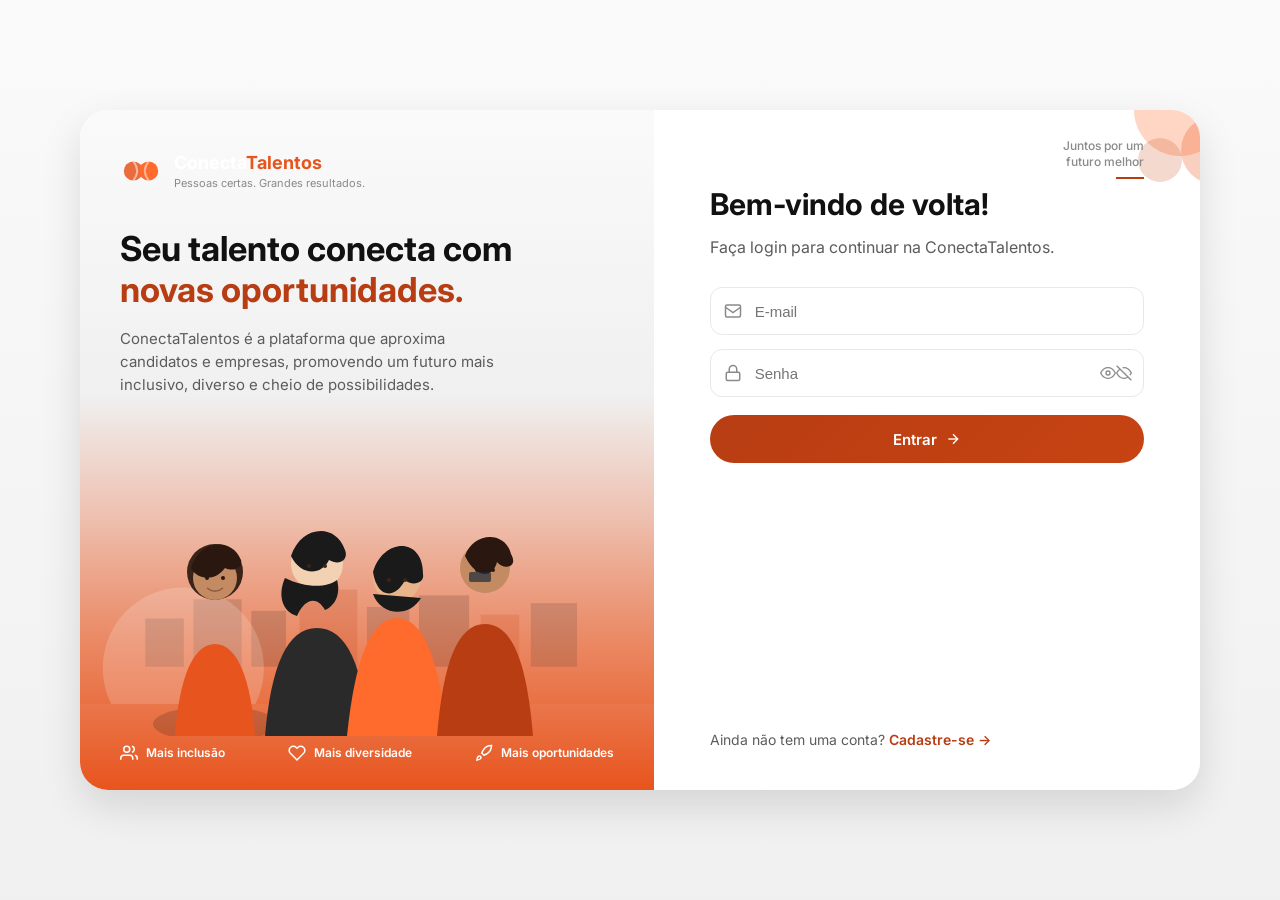
<file: Projeto_Conect_Talents/detalhes-vaga.html>
<!DOCTYPE html>
<html lang="pt-BR">
<head>
  <meta charset="UTF-8">
  <meta name="viewport" content="width=device-width, initial-scale=1.0">
  <meta name="description" content="Consulte requisitos e candidaturas das vagas da sua empresa no ConectaTalentos.">
  <title>Detalhes da vaga — ConectaTalentos</title>
  <link rel="icon" type="image/svg+xml" href="favicon.svg">
  <script src="js/theme.js"></script>
  <script src="js/auth.js"></script>
  <script>if (!AuthData.isAutenticado()) window.location.replace('login.html');</script>
  <link rel="stylesheet" href="css/styles.css">
</head>
<body>
  <div class="app-layout">
    <div id="sidebar-container"></div>
    <div class="main-content">
      <div id="header-container"></div>
      <main class="page-content">
        <a class="workflow-back" href="vagas.html">&larr; Voltar para vagas</a>
        <div id="vacancyDetails"></div>
      </main>
    </div>
  </div>

  <script src="js/hiring-data.js"></script>
  <script src="js/app.js"></script>
  <script>
    initLayout('vagas');

    const vacancyId = new URLSearchParams(window.location.search).get('id');
    const vacancyDetails = document.getElementById('vacancyDetails');
    const safe = HiringData.escapeHtml;

    vacancyDetails.innerHTML = '<p class="empty-message">Carregando...</p>';

    function renderApplication(application) {
      const candidate = application.candidato;
      const pending = application.status === 'Pendente';
      const statusClass = application.status.toLowerCase();
      return `
        <article class="card application-card">
          <div class="application-person">
            ${HiringData.renderAvatar(candidate)}
            <div class="application-person__details">
              <a class="application-person__name" href="perfil-candidato.html?id=${candidate.id}">${safe(candidate.nome)}</a>
              <p>${safe(candidate.cargo)} <span aria-hidden="true">&middot;</span> ${safe(candidate.localizacao)}</p>
              <div class="skill-list">${candidate.habilidades.map(skill => `<span class="skill-tag">${safe(skill)}</span>`).join('')}</div>
            </div>
          </div>
          <div class="application-actions">
            <span class="application-status application-status--${statusClass}">${safe(application.status)}</span>
            <div class="decision-buttons">
              <button class="btn btn--accept" type="button" data-application-id="${application.id}" data-application-action="Aceita" ${pending ? '' : 'disabled'}>Aceitar</button>
              <button class="btn btn--decline" type="button" data-application-id="${application.id}" data-application-action="Recusada" ${pending ? '' : 'disabled'}>Recusar</button>
            </div>
          </div>
        </article>
      `;
    }

    async function renderVacancy() {
      const vacancy = await HiringData.getVacancy(vacancyId);
      if (!vacancy) {
        window.location.replace('vagas.html');
        return;
      }
      document.title = `${vacancy.titulo} — ConectaTalentos`;
      const statusClass = vacancy.status === 'Encerrada' ? 'closed' : 'open';
      const applications = await HiringData.getApplicationsForVacancy(vacancy.id);
      vacancyDetails.innerHTML = `
        <section class="card vacancy-detail-hero">
          <div class="vacancy-detail-heading">
            <div>
              <span class="eyebrow">Oportunidade da empresa</span>
              <h1 class="page-title">${safe(vacancy.titulo)}</h1>
              <p class="page-subtitle">${safe(vacancy.empresa)} <span aria-hidden="true">&middot;</span> ${safe(vacancy.localizacao)} <span aria-hidden="true">&middot;</span> ${safe(vacancy.tipo)} <span aria-hidden="true">&middot;</span> Início: ${HiringData.formatDate(vacancy.dataInicio)} <span aria-hidden="true">&middot;</span> Encerra: ${HiringData.formatDate(vacancy.dataFim)}</p>
            </div>
            <span class="badge job-status job-status--${statusClass}">${safe(vacancy.status)}</span>
          </div>
          <div class="workflow-actions">
            <a class="btn btn--outline" href="cadastro-vaga.html?id=${vacancy.id}">Editar vaga</a>
            ${vacancy.status === 'Aberta' ? '<button class="btn btn--decline" id="closeVacancy" type="button">Encerrar vaga</button>' : '<button class="btn btn--decline" id="deleteVacancy" type="button">Excluir vaga</button>'}
          </div>
        </section>

        <div class="vacancy-detail-grid">
          <section class="card detail-copy">
            <h2>Descrição</h2>
            <p>${safe(vacancy.descricao)}</p>
          </section>
          <section class="card detail-copy">
            <h2>Requisitos</h2>
            <p>${safe(vacancy.requisitos)}</p>
          </section>
        </div>

        <section class="workflow-section">
          <div class="workflow-section__heading">
            <div>
              <h2>Candidatos</h2>
              <p>Inscrições para esta vaga</p>
            </div>
            <span class="badge badge--count">${applications.length}</span>
          </div>
          <div id="vacancyApplications" class="application-list">
            ${applications.length ? applications.map(renderApplication).join('') : '<p class="empty-message card">Ainda não há candidaturas para esta vaga.</p>'}
          </div>
        </section>
      `;

      const closeButton = document.getElementById('closeVacancy');
        if (closeButton) closeButton.addEventListener('click', async () => {
          try {
            await HiringData.closeVacancy(vacancy.id);
            await renderVacancy();
          } catch {
            vacancyDetails.innerHTML = '<p class="empty-message">Não foi possível atualizar a vaga. Tente novamente.</p>';
          }
      });

      const deleteButton = document.getElementById('deleteVacancy');
        if (deleteButton) deleteButton.addEventListener('click', async () => {
        const confirmado = confirm(`Tem certeza que deseja excluir a vaga "${vacancy.titulo}"? Essa ação não pode ser desfeita.`);
        if (!confirmado) return;
          try {
            await HiringData.deleteVacancy(vacancy.id);
            window.location.href = 'vagas.html';
          } catch {
            vacancyDetails.innerHTML = '<p class="empty-message">Não foi possível excluir a vaga. Tente novamente.</p>';
          }
      });

      const applicationList = document.getElementById('vacancyApplications');
        applicationList.addEventListener('click', async event => {
        const action = event.target.closest('[data-application-action]');
        if (!action || action.disabled) return;
          try {
            await HiringData.decideApplication(action.dataset.applicationId, action.dataset.applicationAction);
            await renderVacancy();
          } catch {
            vacancyDetails.innerHTML = '<p class="empty-message">Não foi possível atualizar a candidatura. Tente novamente.</p>';
          }
      });
    }

    renderVacancy().catch(() => {
      vacancyDetails.innerHTML = '<p class="empty-message">Não foi possível carregar os dados. Tente novamente.</p>';
    });
  </script>
  <script src="https://cdnjs.cloudflare.com/ajax/libs/gsap/3.12.5/gsap.min.js"></script>
  <script src="js/animations.js"></script>
</body>
</html>
</file>
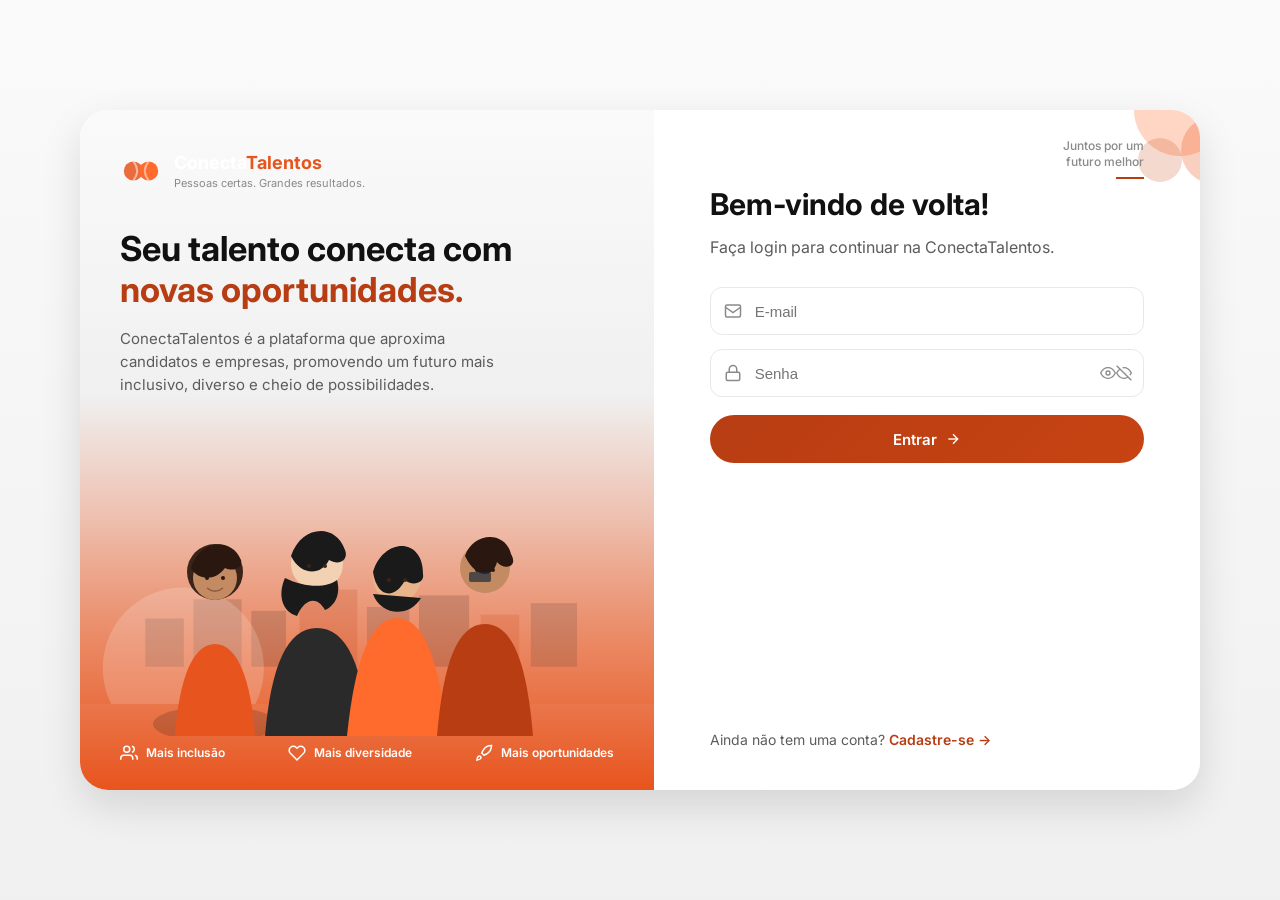
<file: Projeto_Conect_Talents/login.html>
<!DOCTYPE html>
<html lang="pt-BR">
<head>
  <meta charset="UTF-8">
  <meta name="viewport" content="width=device-width, initial-scale=1.0">
  <meta name="description" content="Acesse a plataforma ConectaTalentos para gerenciar vagas e candidatos da sua empresa.">
  <title>Login — ConectaTalentos</title>
  <link rel="icon" type="image/svg+xml" href="favicon.svg">
  <script src="js/theme.js"></script>
  <script src="js/auth.js"></script>
  <link rel="stylesheet" href="css/styles.css">
</head>
<body class="login-page">
  <div class="login-shell">
    <!-- Coluna esquerda -->
    <section class="login-left" aria-label="Apresentação da plataforma">
      <div class="login-left__logo">
        <svg class="sidebar__logo-icon" viewBox="0 0 44 44" fill="none" xmlns="http://www.w3.org/2000/svg">
          <circle cx="14" cy="22" r="10" fill="#E8541D" opacity="0.85"/>
          <circle cx="30" cy="22" r="10" fill="#FF6B2C"/>
          <path d="M14 12 Q22 22 14 32" stroke="white" stroke-width="2" fill="none" opacity="0.5"/>
          <path d="M30 12 Q22 22 30 32" stroke="white" stroke-width="2" fill="none" opacity="0.5"/>
        </svg>
        <div class="sidebar__logo-text">
          <div class="sidebar__brand">
            <span class="brand-conecta">Conecta</span><span class="brand-talentos">Talentos</span>
          </div>
          <span class="sidebar__slogan">Pessoas certas. Grandes resultados.</span>
        </div>
      </div>

      <h1 class="login-left__title">
        Seu talento conecta com
        <span>novas oportunidades.</span>
      </h1>
      <p class="login-left__text">
        ConectaTalentos é a plataforma que aproxima candidatos e empresas, promovendo um futuro mais inclusivo, diverso e cheio de possibilidades.
      </p>

      <div class="login-skyline" aria-hidden="true">
        <svg viewBox="0 0 500 90" fill="none" xmlns="http://www.w3.org/2000/svg">
          <rect x="20" y="40" width="40" height="50" fill="#2A2A2A"/>
          <rect x="70" y="20" width="50" height="70" fill="#3A3A3A"/>
          <rect x="130" y="32" width="36" height="58" fill="#2A2A2A"/>
          <rect x="180" y="10" width="60" height="80" fill="#B83D13"/>
          <rect x="250" y="28" width="44" height="62" fill="#3A3A3A"/>
          <rect x="304" y="16" width="52" height="74" fill="#2A2A2A"/>
          <rect x="368" y="36" width="40" height="54" fill="#C74312"/>
          <rect x="420" y="24" width="48" height="66" fill="#3A3A3A"/>
        </svg>
      </div>
      <div class="login-wave" aria-hidden="true"></div>

      <div class="login-people" aria-hidden="true">
        <svg viewBox="0 0 460 250" fill="none" xmlns="http://www.w3.org/2000/svg">
          <!-- Pessoa 1 -->
          <ellipse cx="78" cy="238" rx="62" ry="18" fill="#111111" opacity="0.18"/>
          <path d="M38 250c4-58 18-92 40-92s36 34 40 92" fill="#E8541D"/>
          <circle cx="78" cy="86" r="28" fill="#3A2418"/>
          <circle cx="78" cy="92" r="22" fill="#C48A62"/>
          <path d="M54 82c8-28 40-32 50-8 2 8-8 12-16 8-10 14-28 12-34 0z" fill="#2A1810"/>
          <circle cx="70" cy="92" r="2" fill="#2A1810"/>
          <circle cx="86" cy="92" r="2" fill="#2A1810"/>
          <path d="M70 102c5 4 11 4 16 0" stroke="#8B5A3C" stroke-width="1.5" fill="none"/>

          <!-- Pessoa 2 -->
          <path d="M128 250c6-70 22-108 52-108s46 38 52 108" fill="#2A2A2A"/>
          <circle cx="180" cy="78" r="26" fill="#F3D2B3"/>
          <path d="M154 70c10-30 44-34 54-6 4 10-6 16-16 10-8 16-28 16-38-4z" fill="#1A1A1A"/>
          <path d="M148 92c-8 18-2 34 12 38 8-18 20-20 28-6 10-4 16-16 12-30-10 8-32 8-52-2z" fill="#1A1A1A"/>
          <circle cx="172" cy="80" r="2" fill="#3A2418"/>
          <circle cx="188" cy="80" r="2" fill="#3A2418"/>

          <!-- Pessoa 3 (frente) -->
          <path d="M210 250c8-78 24-118 50-118s42 40 50 118" fill="#FF6B2C"/>
          <circle cx="260" cy="92" r="24" fill="#E8B48A"/>
          <path d="M236 86c10-34 50-36 50 2 2 10-12 12-18 6-10 20-28 18-32-8z" fill="#1A1A1A"/>
          <path d="M236 108c8 22 36 24 48 4" fill="#1A1A1A"/>
          <circle cx="252" cy="94" r="2" fill="#3A2418"/>
          <circle cx="268" cy="94" r="2" fill="#3A2418"/>

          <!-- Pessoa 4 -->
          <path d="M300 250c6-72 20-112 48-112s42 40 48 112" fill="#B83D13"/>
          <circle cx="348" cy="82" r="25" fill="#C48A62"/>
          <path d="M328 70c8-24 40-26 46-2 8 14-8 16-14 8-4 16-20 18-32-6z" fill="#2A1810"/>
          <rect x="332" y="86" width="22" height="10" rx="2" fill="#1E293B" opacity="0.7"/>
          <circle cx="340" cy="84" r="2" fill="#2A1810"/>
          <circle cx="356" cy="84" r="2" fill="#2A1810"/>
        </svg>
      </div>

      <div class="login-left__features">
        <div class="login-feature">
          <svg viewBox="0 0 24 24" fill="none" stroke="currentColor" stroke-width="2"><path d="M17 21v-2a4 4 0 0 0-4-4H5a4 4 0 0 0-4 4v2"/><circle cx="9" cy="7" r="4"/><path d="M23 21v-2a4 4 0 0 0-3-3.87"/><path d="M16 3.13a4 4 0 0 1 0 7.75"/></svg>
          Mais inclusão
        </div>
        <div class="login-feature">
          <svg viewBox="0 0 24 24" fill="none" stroke="currentColor" stroke-width="2"><path d="M20.84 4.61a5.5 5.5 0 0 0-7.78 0L12 5.67l-1.06-1.06a5.5 5.5 0 0 0-7.78 7.78l1.06 1.06L12 21.23l7.78-7.78 1.06-1.06a5.5 5.5 0 0 0 0-7.78z"/></svg>
          Mais diversidade
        </div>
        <div class="login-feature">
          <svg viewBox="0 0 24 24" fill="none" stroke="currentColor" stroke-width="2"><path d="M4.5 16.5c-1.5 1.26-2 5-2 5s3.74-.5 5-2c.71-.84.7-2.13-.09-2.91a2.18 2.18 0 0 0-2.91-.09z"/><path d="M12 15l-3-3a22 22 0 0 1 2-3.95A12.88 12.88 0 0 1 22 2c0 2.72-.78 7.5-6 11a22.35 22.35 0 0 1-4 2z"/></svg>
          Mais oportunidades
        </div>
      </div>
    </section>

    <!-- Coluna direita — formulário -->
    <section class="login-right">
      <svg class="login-deco" viewBox="0 0 180 180" fill="none" aria-hidden="true">
        <circle cx="130" cy="40" r="46" fill="#FF6B2C" opacity="0.28"/>
        <circle cx="165" cy="80" r="34" fill="#E8541D" opacity="0.28"/>
        <circle cx="110" cy="90" r="22" fill="#C74312" opacity="0.2"/>
      </svg>
      <p class="login-right__badge">Juntos por um<br>futuro melhor</p>

      <h1>Bem-vindo de volta!</h1>
      <p class="login-right__subtitle">Faça login para continuar na ConectaTalentos.</p>

      <form class="login-form" id="loginForm">
        <div class="login-field">
          <span class="login-field__icon">
            <svg width="18" height="18" viewBox="0 0 24 24" fill="none" stroke="currentColor" stroke-width="2"><rect x="2" y="4" width="20" height="16" rx="2"/><path d="m22 7-10 7L2 7"/></svg>
          </span>
          <input type="email" name="email" placeholder="E-mail" aria-label="E-mail" autocomplete="username" required>
        </div>

        <div class="login-field">
          <span class="login-field__icon">
            <svg width="18" height="18" viewBox="0 0 24 24" fill="none" stroke="currentColor" stroke-width="2"><rect x="3" y="11" width="18" height="11" rx="2"/><path d="M7 11V7a5 5 0 0 1 10 0v4"/></svg>
          </span>
          <input type="password" id="passwordInput" name="password" placeholder="Senha" aria-label="Senha" autocomplete="current-password" required>
          <button class="login-field__toggle" type="button" id="togglePassword" aria-label="Mostrar senha">
            <svg id="iconEye" width="18" height="18" viewBox="0 0 24 24" fill="none" stroke="currentColor" stroke-width="2"><path d="M1 12s4-8 11-8 11 8 11 8-4 8-11 8-11-8-11-8z"/><circle cx="12" cy="12" r="3"/></svg>
            <svg id="iconEyeOff" width="18" height="18" viewBox="0 0 24 24" fill="none" stroke="currentColor" stroke-width="2" hidden><path d="M17.94 17.94A10.07 10.07 0 0 1 12 20c-7 0-11-8-11-8a18.45 18.45 0 0 1 5.06-5.94"/><path d="M9.9 4.24A9.12 9.12 0 0 1 12 4c7 0 11 8 11 8a18.5 18.5 0 0 1-2.16 3.19"/><line x1="1" y1="1" x2="23" y2="23"/></svg>
          </button>
        </div>

        <p class="register-feedback" id="loginFeedback" role="alert" aria-live="polite" hidden></p>
        <button class="login-submit" type="submit">
          Entrar
          <svg width="16" height="16" viewBox="0 0 24 24" fill="none" stroke="currentColor" stroke-width="2"><line x1="5" y1="12" x2="19" y2="12"/><polyline points="12 5 19 12 12 19"/></svg>
        </button>
      </form>

      <p class="login-signup">
        Ainda não tem uma conta?
        <a href="cadastro.html">Cadastre-se →</a>
      </p>
    </section>
  </div>

  <script>
    /* Toggle de senha */
    const passwordInput = document.getElementById('passwordInput');
    const togglePassword = document.getElementById('togglePassword');
    const iconEye = document.getElementById('iconEye');
    const iconEyeOff = document.getElementById('iconEyeOff');

    togglePassword.addEventListener('click', () => {
      const hidden = passwordInput.type === 'password';
      passwordInput.type = hidden ? 'text' : 'password';
      iconEye.hidden = hidden;
      iconEyeOff.hidden = !hidden;
      togglePassword.setAttribute('aria-label', hidden ? 'Ocultar senha' : 'Mostrar senha');
    });

    const loginForm = document.getElementById('loginForm');
    const loginFeedback = document.getElementById('loginFeedback');
    const loginButton = loginForm.querySelector('[type="submit"]');
    const loginButtonContent = loginButton.innerHTML;

    loginForm.addEventListener('submit', async event => {
      event.preventDefault();
      loginFeedback.hidden = true;
      loginButton.disabled = true;
      loginButton.textContent = 'Entrando...';
      const form = new FormData(loginForm);
      const result = await AuthData.login(form.get('email'), form.get('password'));
      if (result.success) {
        window.location.href = 'index.html';
        return;
      }
      loginFeedback.textContent = result.message || 'Não foi possível entrar. Confira seus dados e tente novamente.';
      loginFeedback.style.color = 'var(--color-status-alert)';
      loginFeedback.hidden = false;
      loginButton.disabled = false;
      loginButton.innerHTML = loginButtonContent;
    });
  </script>
  <script src="https://cdnjs.cloudflare.com/ajax/libs/gsap/3.12.5/gsap.min.js"></script>
  <script src="js/animations.js"></script>
</body>
</html>
</file>
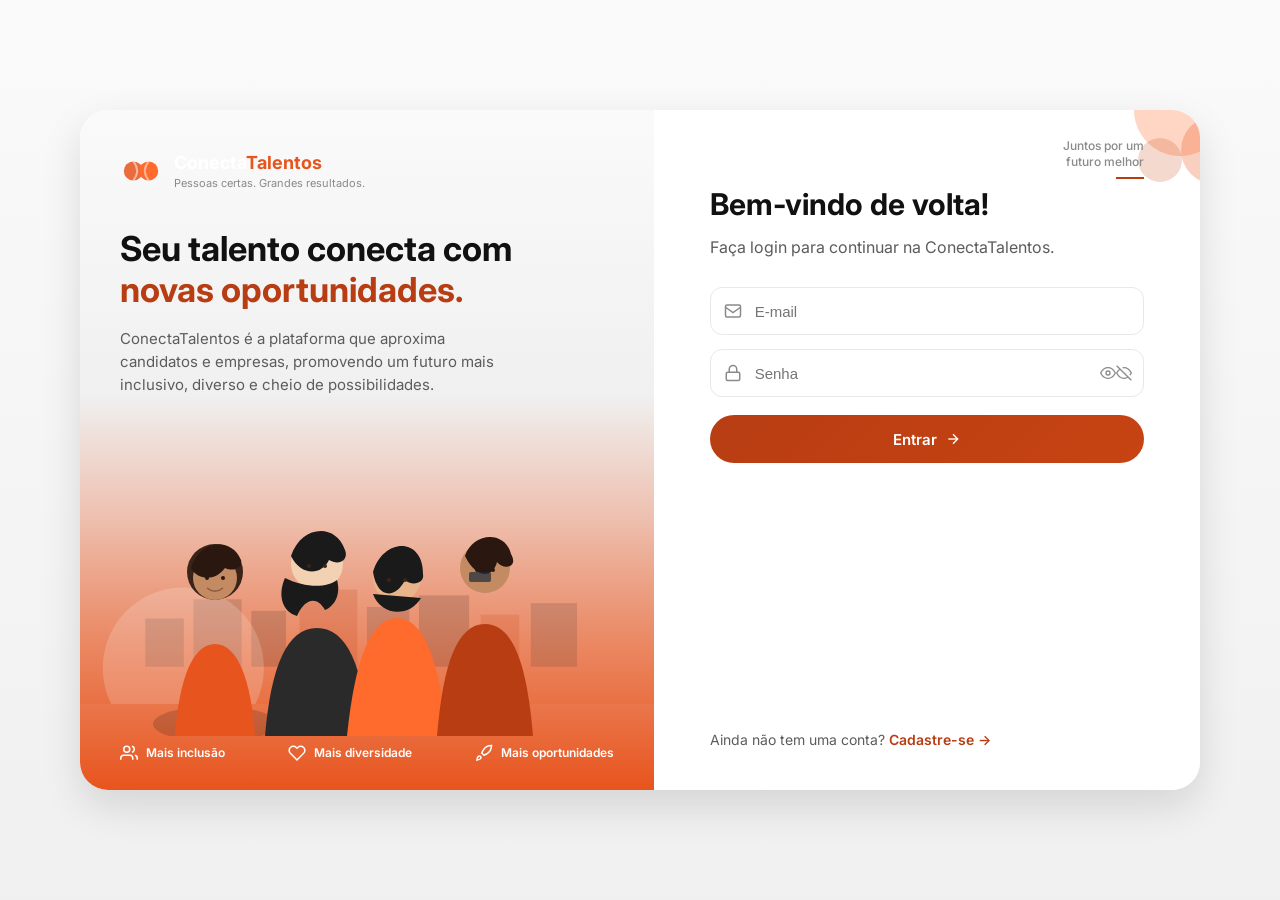
<file: Projeto_Conect_Talents/perfil-candidato.html>
<!DOCTYPE html>
<html lang="pt-BR">
<head>
  <meta charset="UTF-8">
  <meta name="viewport" content="width=device-width, initial-scale=1.0">
  <meta name="description" content="Consulte contatos, habilidades e candidaturas do perfil no ConectaTalentos.">
  <title>Perfil do candidato — ConectaTalentos</title>
  <link rel="icon" type="image/svg+xml" href="favicon.svg">
  <script src="js/theme.js"></script>
  <script src="js/auth.js"></script>
  <script>if (!AuthData.isAutenticado()) window.location.replace('login.html');</script>
  <link rel="stylesheet" href="css/styles.css">
</head>
<body>
  <div class="app-layout">
    <div id="sidebar-container"></div>
    <div class="main-content">
      <div id="header-container"></div>
      <main class="page-content">
        <a class="workflow-back" href="candidatos.html">&larr; Voltar para candidatos</a>
        <div id="candidateProfile"></div>
      </main>
    </div>
  </div>

  <script src="js/hiring-data.js"></script>
  <script src="js/app.js"></script>
  <script>
    initLayout('candidatos');

    const candidateId = new URLSearchParams(window.location.search).get('id');
    const candidateProfile = document.getElementById('candidateProfile');
    const safe = HiringData.escapeHtml;
    candidateProfile.innerHTML = '<p class="empty-message">Carregando...</p>';

    function renderApplication(application) {
      const vacancy = application.vaga;
      const pending = application.status === 'Pendente';
      const statusClass = application.status.toLowerCase();
      return `
        <article class="card profile-application">
          <div class="profile-application__vacancy">
            <div>
              <a href="detalhes-vaga.html?id=${vacancy.id}" class="profile-application__title">${safe(vacancy.titulo)}</a>
              <p>${safe(vacancy.localizacao)} <span aria-hidden="true">&middot;</span> ${safe(vacancy.tipo)}</p>
            </div>
            ${renderJobStatus(vacancy.status)}
          </div>
          <div class="application-actions">
            <span class="application-status application-status--${statusClass}">${safe(application.status)}</span>
            <div class="decision-buttons">
              <button class="btn btn--accept" type="button" data-application-id="${application.id}" data-application-action="Aceita" ${pending ? '' : 'disabled'}>Aceitar</button>
              <button class="btn btn--decline" type="button" data-application-id="${application.id}" data-application-action="Recusada" ${pending ? '' : 'disabled'}>Recusar</button>
            </div>
          </div>
        </article>
      `;
    }

    async function renderProfile() {
      const candidate = await HiringData.getCandidate(candidateId);
      if (!candidate) {
        window.location.replace('candidatos.html');
        return;
      }
      const applications = await HiringData.getApplicationsForCandidate(candidate.id);
      document.title = `${candidate.nome} — ConectaTalentos`;
      candidateProfile.innerHTML = `
        <section class="card candidate-profile-hero">
          ${HiringData.renderAvatar(candidate, 'person-avatar--large')}
          <div class="candidate-profile-identity">
            <span class="eyebrow">Perfil do candidato</span>
            <h1 class="page-title">${safe(candidate.nome)}</h1>
            <p class="page-subtitle">${safe(candidate.cargo)}</p>
          </div>
          ${renderStatusBadge(candidate.status, candidate.statusLabel)}
        </section>

        <div class="candidate-profile-grid">
          <section class="card profile-contact">
            <h2>Contato</h2>
            <dl>
              <div><dt>E-mail</dt><dd><a href="mailto:${safe(candidate.email)}">${safe(candidate.email)}</a></dd></div>
              <div><dt>Telefone</dt><dd><a href="tel:${safe(candidate.telefone.replace(/\D/g, ''))}">${safe(candidate.telefone)}</a></dd></div>
              <div><dt>Localização</dt><dd>${safe(candidate.localizacao)}</dd></div>
            </dl>
          </section>
          <section class="card profile-skills">
            <h2>Habilidades</h2>
            <div class="skill-list">${candidate.habilidades.map(skill => `<span class="skill-tag">${safe(skill)}</span>`).join('')}</div>
          </section>
        </div>

        <section class="workflow-section">
          <div class="workflow-section__heading">
            <div>
              <h2>Candidaturas</h2>
              <p>Vagas às quais este candidato se inscreveu</p>
            </div>
            <span class="badge badge--count">${applications.length}</span>
          </div>
          <div class="application-list" id="candidateApplications">
            ${applications.length ? applications.map(renderApplication).join('') : '<p class="empty-message card">Este candidato ainda não se inscreveu em vagas.</p>'}
          </div>
        </section>
      `;

      document.getElementById('candidateApplications').addEventListener('click', async event => {
        const action = event.target.closest('[data-application-action]');
        if (!action || action.disabled) return;
        try {
          await HiringData.decideApplication(action.dataset.applicationId, action.dataset.applicationAction);
          await renderProfile();
        } catch {
          candidateProfile.innerHTML = '<p class="empty-message">Não foi possível atualizar a candidatura. Tente novamente.</p>';
        }
      });
    }

    renderProfile().catch(() => {
      candidateProfile.innerHTML = '<p class="empty-message">Não foi possível carregar os dados. Tente novamente.</p>';
    });
  </script>
  <script src="https://cdnjs.cloudflare.com/ajax/libs/gsap/3.12.5/gsap.min.js"></script>
  <script src="js/animations.js"></script>
</body>
</html>
</file>
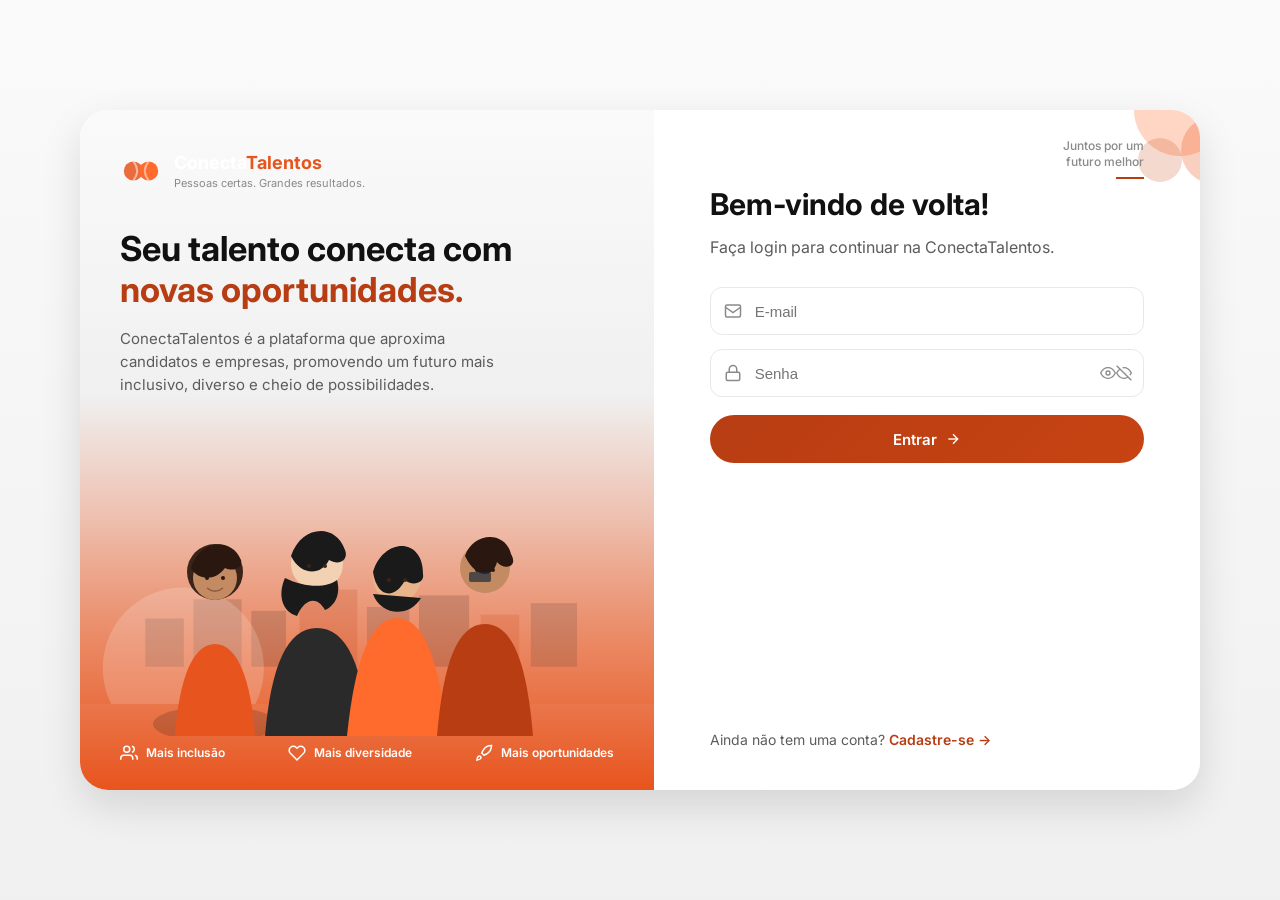
<file: Projeto_Conect_Talents/treinamentos.html>
<!DOCTYPE html>
<html lang="pt-BR">
<head>
  <meta charset="UTF-8">
  <meta name="viewport" content="width=device-width, initial-scale=1.0">
  <meta name="description" content="Conheça temas de capacitação sobre inclusão, diversidade e responsabilidade social no ConectaTalentos.">
  <title>Treinamentos — ConectaTalentos</title>
  <link rel="icon" type="image/svg+xml" href="favicon.svg">
  <script src="js/theme.js"></script>
  <script src="js/auth.js"></script>
  <script>if (!AuthData.isAutenticado()) window.location.replace('login.html');</script>
  <link rel="stylesheet" href="css/styles.css">
</head>
<body>
  <div class="app-layout">
    <div id="sidebar-container"></div>

    <div class="main-content">
      <div id="header-container"></div>

      <main class="page-content">
        <h1 class="page-title">Treinamentos</h1>
        <p class="page-subtitle">Conteúdo conceitual sobre inclusão, diversidade e responsabilidade social.</p>

        <div class="treinamentos-layout">
          <div>
            <!-- Banner de destaque / carrossel -->
            <article class="treino-hero" id="treino-hero">
              <div class="treino-hero__content">
                <span class="treino-hero__tag" id="hero-tag">Destaque</span>
                <h2 class="treino-hero__title" id="hero-title"></h2>
                <p class="treino-hero__text" id="hero-text"></p>
              </div>
              <div class="treino-hero__art" aria-hidden="true">
                <svg viewBox="0 0 340 210" fill="none" xmlns="http://www.w3.org/2000/svg">
                  <circle cx="250" cy="150" r="90" fill="#FF6B2C" opacity="0.2"/>
                  <path d="M70 210c6-70 18-108 42-108s36 38 42 108" fill="#E8541D"/>
                  <circle cx="112" cy="70" r="22" fill="#C48A62"/>
                  <path d="M90 64c8-24 40-26 46-2 2 8-8 12-16 6-8 14-24 12-30-4z" fill="#2A1810"/>
                  <path d="M150 210c6-78 20-120 48-120s42 42 48 120" fill="#FF6B2C"/>
                  <circle cx="198" cy="62" r="22" fill="#E8B48A"/>
                  <path d="M176 56c8-22 40-24 46 0 2 8-8 10-14 6-8 14-24 12-32-6z" fill="#1A1A1A"/>
                  <path d="M230 210c6-72 18-112 44-112s38 40 44 112" fill="#2A2A2A"/>
                  <circle cx="274" cy="68" r="22" fill="#F3D2B3"/>
                  <path d="M254 62c8-22 38-24 44 0 4 8-6 12-14 6-8 16-24 14-30-6z" fill="#1A1A1A"/>
                  <path d="M292 210c4-64 14-98 34-98s30 34 34 98" fill="#111111"/>
                  <circle cx="326" cy="78" r="20" fill="#8D5A3A"/>
                </svg>
              </div>
              <div class="treino-dots" id="hero-dots"></div>
            </article>

            <div class="treino-section-header">
              <h2>Temas de capacitação</h2>
            </div>
            <div id="treinamentos-list"></div>
          </div>

          <aside class="treinamentos-sidebar">
            <div class="card why-card">
              <div class="why-card__icon">
                <svg width="18" height="18" viewBox="0 0 24 24" fill="none" stroke="currentColor" stroke-width="2"><path d="M9 18h6"/><path d="M10 22h4"/><path d="M15.09 14c.18-.98.65-1.74 1.41-2.5A4.65 4.65 0 0 0 18 8 6 6 0 0 0 6 8c0 1 .23 2.23 1.5 3.5A4.61 4.61 0 0 1 8.91 14"/></svg>
              </div>
              <h3>Por que investir em treinamentos?</h3>
              <p>Mais do que habilidades técnicas, os treinamentos desenvolvem pessoas, fortalecem equipes e constroem empresas mais inclusivas e preparadas para o futuro.</p>
            </div>

            <div class="card partner-card">
              <div class="partner-card__icon">
                <svg width="18" height="18" viewBox="0 0 24 24" fill="none" stroke="currentColor" stroke-width="2"><path d="M16 21v-2a4 4 0 0 0-4-4H6a4 4 0 0 0-4 4v2"/><circle cx="9" cy="7" r="4"/><path d="M22 21v-2a4 4 0 0 0-3-3.87"/><path d="M16 3.13a4 4 0 0 1 0 7.75"/></svg>
              </div>
              <h3>Responsabilidade social</h3>
              <p>Juntos por um mercado de trabalho mais justo e diverso.</p>
              <div class="partner-blobs" aria-hidden="true">
                <svg width="90" height="46" viewBox="0 0 90 46">
                  <circle cx="58" cy="24" r="20" fill="#E8541D" opacity="0.7"/>
                  <circle cx="74" cy="24" r="16" fill="#FF6B2C" opacity="0.8"/>
                </svg>
              </div>
            </div>

            <div class="card quote-card">
              <div class="quote-card__mark">“</div>
              <p>“A diversidade não é uma questão de escolha, é uma questão de futuro.”</p>
              <div class="quote-card__line"></div>
            </div>
          </aside>
        </div>
      </main>
    </div>
  </div>

  <script src="js/treinamentos-data.js"></script>
  <script src="js/app.js"></script>
  <script>
    initLayout('treinamentos');

    const THUMBS = {
      diversidade: `
        <svg viewBox="0 0 72 72" xmlns="http://www.w3.org/2000/svg">
          <rect width="72" height="72" rx="16" fill="#F5DDD3"/>
          <circle cx="24" cy="28" r="10" fill="#C48A62"/>
          <path d="M10 64c4-18 10-26 14-26s10 8 14 26" fill="#E8541D"/>
          <circle cx="48" cy="26" r="10" fill="#8D5A3A"/>
          <path d="M34 64c4-20 10-28 14-28s10 8 14 28" fill="#2A2A2A"/>
        </svg>`,
      etnico: `
        <svg viewBox="0 0 72 72" xmlns="http://www.w3.org/2000/svg">
          <rect width="72" height="72" rx="16" fill="#F1E7E3"/>
          <circle cx="36" cy="28" r="14" fill="#6B3F2A"/>
          <ellipse cx="36" cy="18" rx="16" ry="8" fill="#C4A35A"/>
          <path d="M18 68c6-22 12-30 18-30s12 8 18 30" fill="#C74312"/>
        </svg>`,
      indigena: `
        <svg viewBox="0 0 72 72" xmlns="http://www.w3.org/2000/svg">
          <rect width="72" height="72" rx="16" fill="#F5E9E4"/>
          <circle cx="36" cy="30" r="13" fill="#C48A62"/>
          <path d="M20 22c8-14 24-14 32 0-6 6-26 6-32 0z" fill="#F59E0B"/>
          <path d="M18 68c6-22 12-30 18-30s12 8 18 30" fill="#10B981"/>
        </svg>`,
      acessibilidade: `
        <svg viewBox="0 0 72 72" xmlns="http://www.w3.org/2000/svg">
          <rect width="72" height="72" rx="16" fill="#F5DDD3"/>
          <rect x="16" y="16" width="40" height="40" rx="10" fill="#B83D13"/>
          <circle cx="36" cy="26" r="4" fill="white"/>
          <rect x="33" y="32" width="6" height="14" rx="2" fill="white"/>
          <path d="M24 42h24M28 50h16" stroke="white" stroke-width="4" stroke-linecap="round"/>
        </svg>`
    };

    function renderTreinoCard(item) {
      return `
        <article class="card treino-card" data-treino-id="${item.id}">
          <div class="treino-thumb">${THUMBS[item.thumb]}</div>
          <div class="treino-card__info">
            <h3 class="treino-card__title">${item.titulo}</h3>
            <p class="treino-card__desc">${item.descricao}</p>
          </div>
        </article>
      `;
    }

    document.getElementById('treinamentos-list').innerHTML =
      TREINAMENTOS.map(renderTreinoCard).join('');

    /* Carrossel do banner de destaque */
    let heroIndex = 0;
    const dots = document.getElementById('hero-dots');

    function renderHero(index) {
      const item = TREINAMENTOS_DESTAQUE[index];
      document.getElementById('hero-tag').textContent = item.tag;
      document.getElementById('hero-title').textContent = item.titulo;
      document.getElementById('hero-text').innerHTML = item.texto;
      dots.innerHTML = TREINAMENTOS_DESTAQUE.map((_, i) =>
        `<button class="treino-dot ${i === index ? 'active' : ''}" type="button" aria-label="Destaque ${i + 1}"></button>`
      ).join('');
      dots.querySelectorAll('.treino-dot').forEach((dot, i) => {
        dot.addEventListener('click', () => {
          heroIndex = i;
          renderHero(heroIndex);
          window.ConectaAnimations?.animateCarousel(document.getElementById('treino-hero'));
        });
      });
    }

    renderHero(heroIndex);
    setInterval(() => {
      heroIndex = (heroIndex + 1) % TREINAMENTOS_DESTAQUE.length;
      renderHero(heroIndex);
    }, 7000);

  </script>
  <script src="https://cdnjs.cloudflare.com/ajax/libs/gsap/3.12.5/gsap.min.js"></script>
  <script src="js/animations.js"></script>
</body>
</html>
</file>
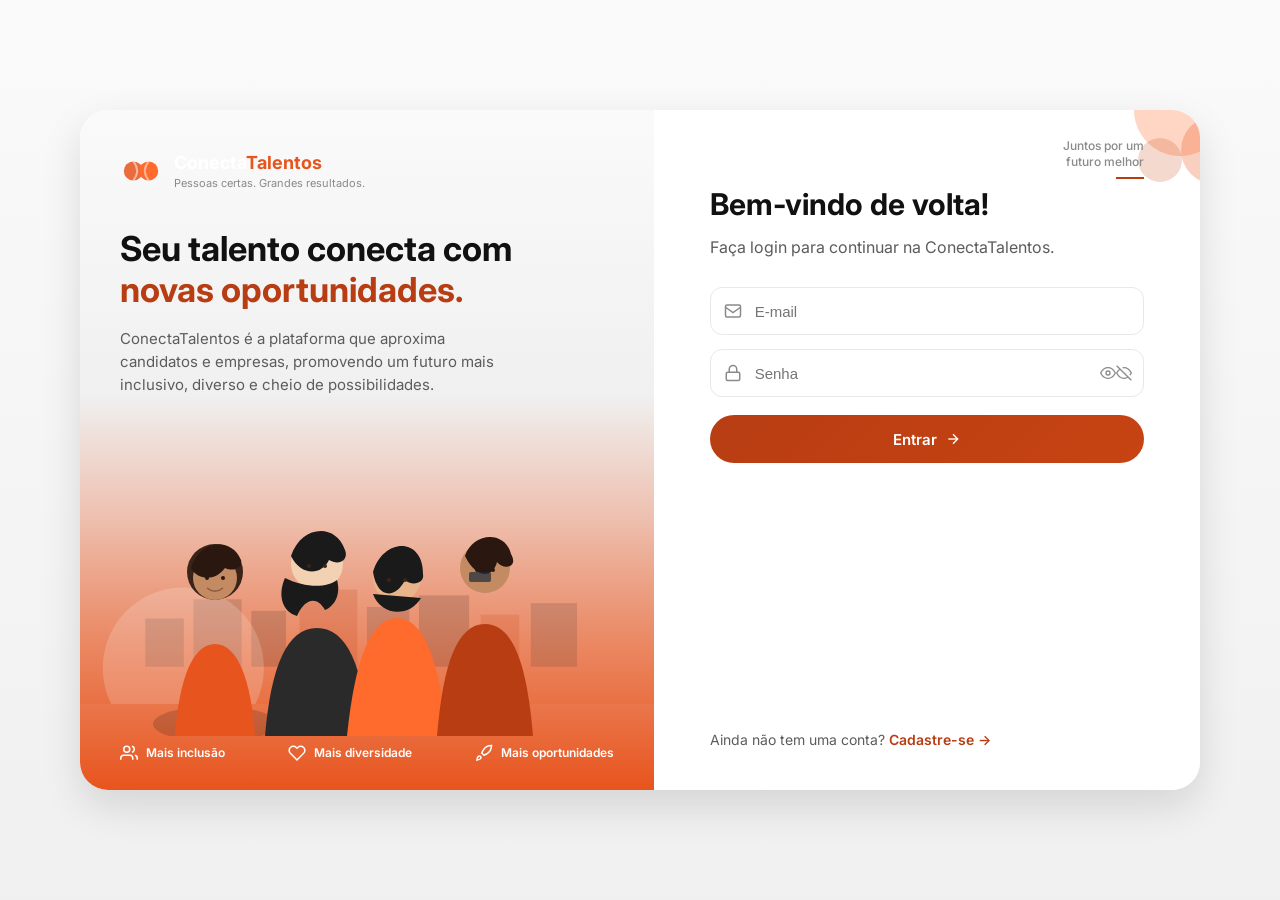
<file: Projeto_Conect_Talents/vagas.html>
<!DOCTYPE html>
<html lang="pt-BR">
<head>
  <meta charset="UTF-8">
  <meta name="viewport" content="width=device-width, initial-scale=1.0">
  <meta name="description" content="Gerencie as vagas publicadas pela sua empresa no ConectaTalentos.">
  <title>Vagas — ConectaTalentos</title>
  <link rel="icon" type="image/svg+xml" href="favicon.svg">
  <script src="js/theme.js"></script>
  <script src="js/auth.js"></script>
  <script>if (!AuthData.isAutenticado()) window.location.replace('login.html');</script>
  <link rel="stylesheet" href="css/styles.css">
</head>
<body>
  <div class="app-layout">
    <div id="sidebar-container"></div>

    <div class="main-content">
      <div id="header-container"></div>

      <main class="page-content">
        <div class="page-heading-row">
          <div>
            <h1 class="page-title">Vagas</h1>
            <p class="page-subtitle">Gerencie as oportunidades da sua empresa.</p>
          </div>
          <a class="btn btn--primary" href="cadastro-vaga.html">
            <span aria-hidden="true">+</span> Nova vaga
          </a>
        </div>

        <!-- Barra de busca e filtros -->
        <div class="search-bar">
          <div class="search-bar__input-wrapper">
            <span class="search-bar__icon">
              <svg width="18" height="18" viewBox="0 0 24 24" fill="none" stroke="currentColor" stroke-width="2" stroke-linecap="round" stroke-linejoin="round"><circle cx="11" cy="11" r="8"/><line x1="21" y1="21" x2="16.65" y2="16.65"/></svg>
            </span>
            <input
              type="search"
              class="search-bar__input"
              placeholder="Buscar por cargo, cidade ou palavra-chave..."
              id="search-vagas"
              aria-label="Buscar vagas"
            >
          </div>
        </div>

        <div class="vagas-layout">
          <!-- Coluna principal: listagem -->
          <div class="vagas-main">
            <div class="vagas-main__header">
              <div class="vagas-main__title-row">
                <h2 class="vagas-main__title">Vagas disponíveis</h2>
                <span class="badge badge--count" id="vacancyCount">—</span>
              </div>
            </div>

            <!-- Lista de vagas (renderizada via JS) -->
            <div id="vagas-list"></div>
          </div>

          <!-- Coluna lateral -->
          <aside class="vagas-sidebar">
            <!-- Hero card -->
            <div class="hero-card">
              <h3 class="hero-card__title">O seu próximo passo pode estar aqui!</h3>
              <p class="hero-card__text">Explore novas oportunidades e construa o seu futuro.</p>
              <div class="hero-card__illustration">
                <svg viewBox="0 0 100 80" fill="none" xmlns="http://www.w3.org/2000/svg">
                  <circle cx="50" cy="40" r="30" fill="#F5DDD3" opacity="0.7"/>
                  <circle cx="50" cy="40" r="20" fill="#FFB28C" opacity="0.75"/>
                  <circle cx="50" cy="40" r="10" fill="#E8541D"/>
                  <path d="M50 10 L55 35 L80 40 L55 45 L50 70 L45 45 L20 40 L45 35 Z" fill="#FF6B2C" opacity="0.9"/>
                </svg>
              </div>
            </div>

            <!-- Vagas com mais candidaturas -->
            <div class="card most-viewed-card">
              <h3 class="most-viewed-card__title">
                <svg width="18" height="18" viewBox="0 0 24 24" fill="none" stroke="var(--color-accent-text)" stroke-width="2" stroke-linecap="round" stroke-linejoin="round"><path d="M8.5 14.5A2.5 2.5 0 0 0 11 12c0-1.38-.5-2-1-3-1.072-2.143-.224-4.054 2-6 .5 2.5 2 4.9 4 6.5 2 1.6 3 3.5 3 5.5a7 7 0 1 1-14 0c0-1.153.433-2.294 1-3a2.5 2.5 0 0 0 2.5 2.5z"/></svg>
                Mais candidaturas
              </h3>
              <div id="most-viewed-list"></div>
            </div>

            <!-- Dica -->
            <div class="card tip-card">
              <div class="tip-card__header">
                <svg width="18" height="18" viewBox="0 0 24 24" fill="none" stroke="var(--color-accent-text)" stroke-width="2" stroke-linecap="round" stroke-linejoin="round"><path d="M9 18h6"/><path d="M10 22h4"/><path d="M15.09 14c.18-.98.65-1.74 1.41-2.5A4.65 4.65 0 0 0 18 8 6 6 0 0 0 6 8c0 1 .23 2.23 1.5 3.5A4.61 4.61 0 0 1 8.91 14"/></svg>
                <span class="tip-card__title">Dica</span>
              </div>
              <p class="tip-card__text">Mantenha a descrição e os requisitos das vagas atualizados para apresentar as oportunidades com clareza aos candidatos.</p>
            </div>
          </aside>
        </div>
      </main>
    </div>
  </div>

  <script src="js/hiring-data.js"></script>
  <script src="js/app.js"></script>
  <script>
    initLayout('vagas');

    /* Renderiza listagem de vagas */
    const vagasList = document.getElementById('vagas-list');
    let todasVagas = [];
    const safe = HiringData.escapeHtml;
    const mostViewedList = document.getElementById('most-viewed-list');
    vagasList.innerHTML = '<p class="empty-message">Carregando...</p>';

    function renderVagaCard(vaga) {
      return `
        <div class="card vaga-card" data-vaga-id="${vaga.id}">
          ${renderJobIcon(vaga)}
          <div class="vaga-card__info">
            <div class="vaga-card__title">${safe(vaga.titulo)}</div>
            <div class="vaga-card__company">
              <svg width="14" height="14" viewBox="0 0 24 24" fill="none" stroke="currentColor" stroke-width="2" stroke-linecap="round" stroke-linejoin="round"><rect x="4" y="2" width="16" height="20" rx="2"/><path d="M9 22v-4h6v4"/></svg>
              ${safe(vaga.empresa)}
            </div>
            <div class="meta-info">
              <span class="meta-item">
                <svg width="14" height="14" viewBox="0 0 24 24" fill="none" stroke="currentColor" stroke-width="2" stroke-linecap="round" stroke-linejoin="round"><path d="M21 10c0 7-9 13-9 13s-9-6-9-13a9 9 0 0 1 18 0z"/><circle cx="12" cy="10" r="3"/></svg>
                ${safe(vaga.localizacao)}
              </span>
              <span class="meta-item">
                <svg width="14" height="14" viewBox="0 0 24 24" fill="none" stroke="currentColor" stroke-width="2" stroke-linecap="round" stroke-linejoin="round"><rect x="2" y="7" width="20" height="14" rx="2"/><path d="M16 7V5a2 2 0 0 0-2-2h-4a2 2 0 0 0-2 2v2"/></svg>
                ${safe(vaga.tipo)}
              </span>
              <span class="meta-item">
                <svg width="14" height="14" viewBox="0 0 24 24" fill="none" stroke="currentColor" stroke-width="2" stroke-linecap="round" stroke-linejoin="round"><rect x="3" y="4" width="18" height="17" rx="2"/><line x1="16" y1="2" x2="16" y2="6"/><line x1="8" y1="2" x2="8" y2="6"/><line x1="3" y1="10" x2="21" y2="10"/></svg>
                Encerra em ${HiringData.formatDate(vaga.dataFim)}
              </span>
            </div>
          </div>
          <div class="vaga-card__actions">
            ${renderCandidaturasBadge(vaga)}
            ${renderJobStatus(vaga.status)}
            <a href="cadastro-vaga.html?id=${vaga.id}" class="btn btn--outline">Editar</a>
            ${vaga.status === 'Encerrada' ? `<button class="btn btn--decline" type="button" aria-label="Excluir vaga" title="Excluir vaga" data-vaga-id="${vaga.id}" data-vaga-action="delete"><svg width="16" height="16" viewBox="0 0 24 24" fill="none" stroke="currentColor" stroke-width="2" stroke-linecap="round" stroke-linejoin="round"><polyline points="3 6 5 6 21 6"/><path d="m19 6-1 14H6L5 6"/><path d="M10 11v6M14 11v6"/><path d="M9 6V4h6v2"/></svg></button>` : ''}
            <a href="detalhes-vaga.html?id=${vaga.id}" class="vaga-card__details-link">
              Ver detalhes
              <svg width="14" height="14" viewBox="0 0 24 24" fill="none" stroke="currentColor" stroke-width="2" stroke-linecap="round" stroke-linejoin="round"><polyline points="9 18 15 12 9 6"/></svg>
            </a>
          </div>
        </div>
      `;
    }

    vagasList.innerHTML = '<p class="empty-message">Carregando...</p>';

    vagasList.addEventListener('click', async event => {
      const deleteButton = event.target.closest('[data-vaga-action="delete"]');
      if (!deleteButton) return;

      try {
        const vacancy = await HiringData.getVacancy(deleteButton.dataset.vagaId);
        if (!vacancy || vacancy.status !== 'Encerrada') return;
        if (!confirm(`Tem certeza que deseja excluir a vaga "${vacancy.titulo}"? Essa ação não pode ser desfeita.`)) return;
        await HiringData.deleteVacancy(vacancy.id);
        todasVagas = await HiringData.getVacancies();
        renderVagas();
      } catch (error) {
        vagasList.innerHTML = `<p class="empty-message">${safe(error.message || 'Não foi possível excluir a vaga.')}</p>`;
      }
    });

    function renderVagas(vagas = todasVagas) {
      vagasList.innerHTML = vagas.length
        ? vagas.map(renderVagaCard).join('')
        : '<p class="empty-message">Nenhuma vaga encontrada.</p>';
      document.getElementById('vacancyCount').textContent = vagas.length;
      const top = [...todasVagas].sort((a, b) => b.candidaturas - a.candidaturas).slice(0, 4);
      mostViewedList.innerHTML = top.map(vaga => `
        <a class="most-viewed-item" href="detalhes-vaga.html?id=${vaga.id}">
          <div class="most-viewed-item__icon job-icon job-icon--${vaga.cor}" style="width:36px;height:36px;font-size:0.75rem">${JOB_ICONS[vaga.icone]}</div>
          <div class="most-viewed-item__info">
            <div class="most-viewed-item__title">${safe(vaga.titulo)}</div>
            <div class="most-viewed-item__count">${vaga.candidaturas} candidaturas</div>
          </div>
          <svg width="14" height="14" viewBox="0 0 24 24" fill="none" stroke="currentColor" stroke-width="2" stroke-linecap="round" stroke-linejoin="round"><polyline points="9 18 15 12 9 6"/></svg>
        </a>
      `).join('');
    }

    /* Busca simples no front-end (filtro local) */
    document.getElementById('search-vagas').addEventListener('input', function () {
      const termo = this.value.toLowerCase();
      const filtradas = todasVagas.filter(v =>
        v.titulo.toLowerCase().includes(termo) ||
        v.empresa.toLowerCase().includes(termo) ||
        v.localizacao.toLowerCase().includes(termo)
      );
      renderVagas(filtradas);
    });

    (async function carregarVagas() {
      try {
        todasVagas = await HiringData.getVacancies();
        renderVagas();
      } catch {
        vagasList.innerHTML = '<p class="empty-message">Não foi possível carregar os dados. Tente novamente.</p>';
        mostViewedList.innerHTML = '';
      }
    })();
  </script>
  <script src="https://cdnjs.cloudflare.com/ajax/libs/gsap/3.12.5/gsap.min.js"></script>
  <script src="js/animations.js"></script>
</body>
</html>
</file>
<file: Projeto_Conect_Talents/css/styles.css>
/* =============================================
   ConectaTalentos — Estilos Globais
   Plataforma Web Administrativa (Front-end)
   ============================================= */

@import url('https://fonts.googleapis.com/css2?family=Inter:wght@400;500;600;700&display=swap');

/* --- Variáveis de design --- */
:root {
  color-scheme: light;
  --sidebar-width: 260px;
  --header-height: 72px;

  --color-accent: #E8541D;
  --color-accent-2: #FF6B2C;
  --color-accent-soft: rgba(232, 84, 29, 0.14);
  --color-accent-gradient: linear-gradient(135deg, #B83D13 0%, #C74312 100%);

  --color-primary-dark: #111111;
  --color-primary: #B83D13;
  --color-primary-light: #C74312;
  --color-accent-text: #B83D13;

  --color-bg: #F5F5F5;
  --color-bg-white: #FFFFFF;
  --color-surface: #FAFAFA;
  --color-hero: #111111;
  --color-hero-text: #FFFFFF;
  --color-hero-muted: #D0D0D0;
  --color-on-light: #111111;
  --color-focus-ring: rgba(232, 84, 29, 0.18);
  --color-status-alert: #C53B25;
  --color-overlay: rgba(0, 0, 0, 0.4);
  --color-login-wave: rgba(232, 84, 29, 0.16);
  --color-login-wave-glow: rgba(255, 255, 255, 0.18);
  --color-border: #E8E8E8;
  --color-text: #111111;
  --color-text-secondary: #5C5C5C;
  --color-text-muted: #8A8A8A;

  --sidebar-bg: #0D0D0D;
  --sidebar-text: #B5B5B5;
  --sidebar-text-active: #FFFFFF;

  --color-green: #16A34A;
  --color-green-bg: #DCFCE7;
  --color-blue-status: var(--color-primary);
  --color-blue-status-bg: rgba(232, 84, 29, 0.14);
  --color-purple: #7A7A7A;
  --color-purple-bg: #F0F0F0;
  --color-orange: var(--color-primary);
  --color-orange-bg: rgba(232, 84, 29, 0.14);
  --color-teal: #444444;
  --color-teal-bg: #F0F0F0;
  --color-pink: var(--color-primary);
  --color-pink-bg: rgba(255, 107, 44, 0.14);

  --shadow-sm: 0 1px 3px rgba(0, 0, 0, 0.06);
  --shadow-md: 0 8px 24px rgba(0, 0, 0, 0.08);
  --shadow-lg: 0 16px 40px rgba(0, 0, 0, 0.12);

  --radius-sm: 8px;
  --radius-md: 12px;
  --radius-lg: 16px;
  --radius-xl: 20px;
  --radius-full: 9999px;

  --transition: 0.25s ease;

  --nav-hover-bg: rgba(255, 255, 255, 0.08);
  --nav-active-bg: var(--color-accent-gradient);
  --input-bg: #FFFFFF;
  --chevron-bg: #F0F0F0;
  --chevron-hover-bg: var(--color-accent-soft);
  --skill-tag-bg: #F0F0F0;
  --sidebar-banner-bg: linear-gradient(160deg, #1A1A1A 0%, #2A2A2A 100%);
  --hero-card-bg: #111111;
  --tip-card-bg: #FAFAFA;
  --row-hover-bg: #F7F7F7;
  --badge-count-bg: var(--color-accent-soft);
  --job-icon-blue-bg: var(--color-accent-soft);
  --stat-icon-blue-bg: var(--color-accent-soft);
  --total-icon-bg: var(--color-accent-soft);
  --notification-dot-border: #ffffff;
  --btn-white-hover: #F5F5F5;
  --btn-white-bg: #FFFFFF;
  --btn-outline-hover: var(--color-accent-soft);
  --empty-text: #5C5C5C;
  --login-page-bg: linear-gradient(180deg, #FAFAFA 0%, #F0F0F0 100%);
  --login-panel-bg: linear-gradient(180deg, #FAFAFA 0%, #F0F0F0 42%, #E8541D 100%);
  --login-panel-text: #111111;
}

/* --- Tema Dark --- */
[data-theme="dark"] {
  color-scheme: dark;
  --color-primary-dark: #FFFFFF;
  --color-primary: #FF8A4C;
  --color-primary-light: #FFA16F;
  --color-green: #4ADE80;
  --color-status-alert: #FF8A75;
  --color-accent: #FF6B2C;
  --color-accent-2: #E8541D;
  --color-accent-soft: rgba(255, 107, 44, 0.18);
  --color-accent-text: #FF9A68;
  --color-accent-gradient: linear-gradient(135deg, #B83D13 0%, #C74312 100%);
  --color-blue-status: #FF9A68;
  --color-orange: #FF9A68;
  --color-pink: #FF9A68;

  --color-bg: #0D0D0D;
  --color-bg-white: #1E1E1E;
  --color-surface: #161616;
  --color-hero: #1A1A1A;
  --color-hero-text: #FFFFFF;
  --color-on-light: #111111;
  --color-border: #2A2A2A;
  --color-text: #F5F5F5;
  --color-text-secondary: #B3B3B3;
  --color-text-muted: #8A8A8A;

  --sidebar-bg: #111111;
  --sidebar-text: #A8A8A8;
  --sidebar-text-active: #FFFFFF;

  --color-green-bg: rgba(22, 163, 74, 0.18);
  --color-blue-status-bg: rgba(255, 107, 44, 0.18);
  --color-purple-bg: rgba(255, 255, 255, 0.08);
  --color-orange-bg: rgba(232, 84, 29, 0.18);
  --color-teal-bg: rgba(255, 255, 255, 0.08);
  --color-pink-bg: rgba(255, 107, 44, 0.18);

  --shadow-sm: 0 1px 3px rgba(0, 0, 0, 0.45);
  --shadow-md: 0 8px 24px rgba(0, 0, 0, 0.5);
  --shadow-lg: 0 16px 40px rgba(0, 0, 0, 0.6);

  --nav-hover-bg: rgba(255, 255, 255, 0.08);
  --nav-active-bg: var(--color-accent-gradient);
  --input-bg: #161616;
  --chevron-bg: #2A2A2A;
  --chevron-hover-bg: var(--color-accent-soft);
  --skill-tag-bg: #2A2A2A;
  --sidebar-banner-bg: linear-gradient(160deg, #1A1A1A 0%, #2A2A2A 100%);
  --hero-card-bg: #1A1A1A;
  --tip-card-bg: #1E1E1E;
  --row-hover-bg: #242424;
  --badge-count-bg: var(--color-accent-soft);
  --job-icon-blue-bg: var(--color-accent-soft);
  --stat-icon-blue-bg: var(--color-accent-soft);
  --total-icon-bg: var(--color-accent-soft);
  --notification-dot-border: #1E1E1E;
  --btn-white-hover: #E8E8E8;
  --btn-white-bg: #F5F5F5;
  --btn-outline-hover: var(--color-accent-soft);
  --empty-text: #B3B3B3;
  --login-page-bg: linear-gradient(180deg, #0D0D0D 0%, #171717 100%);
  --login-panel-bg: linear-gradient(180deg, #1E1E1E 0%, #151515 60%, #2A160F 100%);
  --login-panel-text: #F5F5F5;
}

/* --- Reset & Base --- */
*, *::before, *::after {
  box-sizing: border-box;
  margin: 0;
  padding: 0;
}

html {
  font-size: 16px;
  scroll-behavior: smooth;
}

body {
  font-family: 'Inter', -apple-system, BlinkMacSystemFont, 'Segoe UI', sans-serif;
  background: var(--color-bg);
  color: var(--color-text);
  line-height: 1.5;
  min-height: 100vh;
  -webkit-font-smoothing: antialiased;
  transition: background-color 0.25s ease, color 0.25s ease;
}

a {
  text-decoration: none;
  color: inherit;
}

button {
  font-family: inherit;
  cursor: pointer;
  border: none;
  background: none;
}

img {
  max-width: 100%;
  display: block;
}

ul {
  list-style: none;
}

/* --- Layout Principal --- */
.app-layout {
  display: flex;
  min-height: 100vh;
}

/* =============================================
   SIDEBAR
   ============================================= */
.sidebar {
  width: var(--sidebar-width);
  min-width: var(--sidebar-width);
  background: var(--sidebar-bg);
  border-right: 1px solid transparent;
  display: flex;
  flex-direction: column;
  position: fixed;
  top: 0;
  left: 0;
  height: 100vh;
  z-index: 100;
  overflow-y: auto;
}

.sidebar__logo {
  padding: 28px 24px 20px;
  display: flex;
  align-items: center;
  gap: 12px;
}

.sidebar__logo-icon {
  width: 44px;
  height: 44px;
  flex-shrink: 0;
}

.sidebar__logo-text {
  display: flex;
  flex-direction: column;
}

.sidebar__brand {
  font-size: 1.125rem;
  font-weight: 700;
  line-height: 1.2;
}

.sidebar__brand .brand-conecta {
  color: var(--color-hero-text);
}

.sidebar__brand .brand-talentos {
  color: var(--color-accent);
}

.sidebar__slogan {
  font-size: 0.6875rem;
  color: #8A8A8A;
  margin-top: 2px;
  line-height: 1.3;
}

/* Navegação */
.sidebar__nav {
  padding: 8px 16px;
  flex: 1;
}

.nav-item {
  display: flex;
  align-items: center;
  gap: 12px;
  padding: 12px 16px;
  border-radius: var(--radius-full);
  color: var(--sidebar-text);
  font-size: 0.9375rem;
  font-weight: 500;
  transition: all var(--transition);
  margin-bottom: 4px;
}

.nav-item:hover {
  background: var(--nav-hover-bg);
  color: var(--color-hero-text);
}

.nav-item.active {
  background: var(--nav-active-bg);
  color: var(--sidebar-text-active);
  font-weight: 600;
}

.nav-item svg {
  width: 20px;
  height: 20px;
  flex-shrink: 0;
}

/* Banner inferior da sidebar */
.sidebar__banner {
  margin: 16px;
  padding: 20px 16px 16px;
  background: var(--sidebar-banner-bg);
  border-radius: var(--radius-lg);
  position: relative;
  overflow: hidden;
}

.sidebar__banner-title {
  font-size: 0.8125rem;
  font-weight: 700;
  color: var(--color-hero-text);
  line-height: 1.4;
  margin-bottom: 4px;
  position: relative;
  z-index: 2;
}

.sidebar__banner-text {
  font-size: 0.6875rem;
  color: #B5B5B5;
  line-height: 1.4;
  margin-bottom: 12px;
  position: relative;
  z-index: 2;
}

.sidebar__banner-btn {
  width: 32px;
  height: 32px;
  border-radius: var(--radius-full);
  background: var(--color-accent-gradient);
  color: white;
  display: flex;
  align-items: center;
  justify-content: center;
  position: relative;
  z-index: 2;
  transition: background var(--transition);
}

.sidebar__banner-btn:hover {
  filter: brightness(1.08);
}

.sidebar__banner-illustration {
  position: absolute;
  bottom: 0;
  right: 0;
  width: 120px;
  height: 80px;
  opacity: 0.9;
}

/* =============================================
   ÁREA PRINCIPAL
   ============================================= */
.main-content {
  flex: 1;
  min-width: 0;
  margin-left: var(--sidebar-width);
  min-height: 100vh;
  display: flex;
  flex-direction: column;
}

/* Header superior */
.top-header {
  display: flex;
  align-items: center;
  justify-content: flex-end;
  padding: 16px 32px;
  gap: 16px;
  background: var(--color-bg);
}

.top-header__notification {
  position: relative;
  width: 40px;
  height: 40px;
  border-radius: var(--radius-full);
  background: var(--color-bg-white);
  display: flex;
  align-items: center;
  justify-content: center;
  box-shadow: var(--shadow-sm);
  color: var(--color-primary);
  transition: box-shadow var(--transition);
}

.top-header__notification:hover {
  box-shadow: var(--shadow-md);
}

.top-header__theme-toggle {
  width: 40px;
  height: 40px;
  border-radius: var(--radius-full);
  background: var(--color-bg-white);
  display: flex;
  align-items: center;
  justify-content: center;
  box-shadow: var(--shadow-sm);
  color: var(--color-primary);
  transition: box-shadow var(--transition), background var(--transition), color var(--transition);
}

.top-header__theme-toggle:hover {
  box-shadow: var(--shadow-md);
  color: var(--color-accent);
}

.top-header__theme-toggle .icon-sun,
.top-header__theme-toggle .icon-moon {
  display: none;
}

[data-theme="light"] .top-header__theme-toggle .icon-moon,
:root:not([data-theme]) .top-header__theme-toggle .icon-moon {
  display: block;
}

[data-theme="dark"] .top-header__theme-toggle .icon-sun {
  display: block;
}

.top-header__notification-dot {
  position: absolute;
  top: 8px;
  right: 8px;
  width: 8px;
  height: 8px;
  background: var(--color-status-alert);
  border-radius: var(--radius-full);
  border: 2px solid var(--notification-dot-border);
}

.top-header__account {
  position: relative;
}

.top-header__profile {
  display: flex;
  align-items: center;
  gap: 10px;
  padding: 6px 12px 6px 6px;
  background: var(--color-bg-white);
  border-radius: var(--radius-full);
  box-shadow: var(--shadow-sm);
  cursor: pointer;
  transition: box-shadow var(--transition);
}

.top-header__profile:hover {
  box-shadow: var(--shadow-md);
}

.top-header__avatar {
  width: 36px;
  height: 36px;
  border-radius: var(--radius-full);
  background: linear-gradient(135deg, var(--color-primary) 0%, var(--color-accent) 100%);
  color: white;
  font-size: 0.8125rem;
  font-weight: 700;
  display: flex;
  align-items: center;
  justify-content: center;
}

.top-header__company {
  font-size: 0.875rem;
  font-weight: 600;
  color: var(--color-text);
}

.top-header__chevron {
  color: var(--color-text-muted);
  display: flex;
  transition: transform var(--transition);
}

.top-header__profile[aria-expanded="true"] .top-header__chevron {
  transform: rotate(180deg);
}

.account-menu {
  position: absolute;
  z-index: 120;
  top: calc(100% + 8px);
  right: 0;
  min-width: 190px;
  padding: 6px;
  background: var(--color-bg-white);
  border: 1px solid var(--color-border);
  border-radius: var(--radius-md);
  box-shadow: var(--shadow-md);
}

.account-menu[hidden] {
  display: none;
}

.account-menu__item {
  display: block;
  padding: 10px 12px;
  border-radius: var(--radius-sm);
  color: var(--color-text);
  font-size: 0.875rem;
  transition: background-color var(--transition), color var(--transition);
}

.account-menu__item:hover,
.account-menu__item:focus-visible {
  background: var(--row-hover-bg);
  color: var(--color-accent-text);
}

.account-menu__item--logout {
  color: var(--color-accent-text);
  font-weight: 600;
}

.account-menu__divider {
  height: 1px;
  margin: 5px 8px;
  background: var(--color-border);
}

/* Conteúdo da página */
.page-content {
  padding: 0 32px 32px;
  flex: 1;
}

.page-title {
  font-size: 1.75rem;
  font-weight: 700;
  color: var(--color-primary-dark);
  margin-bottom: 4px;
}

.page-subtitle {
  font-size: 0.9375rem;
  color: var(--color-text-secondary);
  margin-bottom: 24px;
}

/* =============================================
   COMPONENTES REUTILIZÁVEIS
   ============================================= */

/* Cards */
.card {
  background: var(--color-bg-white);
  border-radius: var(--radius-lg);
  box-shadow: var(--shadow-sm);
  border: 1px solid var(--color-border);
  transition: background-color 0.25s ease, border-color 0.25s ease, box-shadow 0.25s ease;
}

/* Badges */
.badge {
  display: inline-flex;
  align-items: center;
  gap: 6px;
  padding: 4px 12px;
  border-radius: var(--radius-full);
  font-size: 0.75rem;
  font-weight: 600;
  white-space: nowrap;
}

.badge--blue { background: var(--color-blue-status-bg); color: var(--color-blue-status); }
.badge--purple { background: var(--color-purple-bg); color: var(--color-purple); }
.badge--green { background: var(--color-green-bg); color: var(--color-green); }
.badge--orange { background: var(--color-orange-bg); color: var(--color-orange); }
.badge--teal { background: var(--color-teal-bg); color: var(--color-teal); }
.badge--pink { background: var(--color-pink-bg); color: var(--color-pink); }

.badge--count {
  background: var(--badge-count-bg);
  color: var(--color-primary);
  font-size: 0.6875rem;
  padding: 2px 8px;
}

/* Status dot */
.status-dot {
  width: 8px;
  height: 8px;
  border-radius: var(--radius-full);
  flex-shrink: 0;
}

.status-dot--green { background: var(--color-green); }
.status-dot--blue { background: var(--color-blue-status); }
.status-dot--purple { background: var(--color-purple); }
.status-dot--gray { background: var(--color-text-muted); }

/* Ícones de vaga coloridos */
.job-icon {
  width: 48px;
  height: 48px;
  border-radius: var(--radius-md);
  display: flex;
  align-items: center;
  justify-content: center;
  flex-shrink: 0;
  font-size: 1.25rem;
}

.job-icon--blue { background: var(--job-icon-blue-bg); color: var(--color-primary); }
.job-icon--purple { background: var(--color-purple-bg); color: var(--color-purple); }
.job-icon--teal { background: var(--color-teal-bg); color: var(--color-teal); }
.job-icon--orange { background: var(--color-orange-bg); color: var(--color-orange); }
.job-icon--pink { background: var(--color-pink-bg); color: var(--color-pink); }

/* Barra de busca e filtros */
.search-bar {
  display: flex;
  gap: 12px;
  margin-bottom: 24px;
  flex-wrap: wrap;
}

.search-bar__input-wrapper {
  flex: 1;
  min-width: 240px;
  position: relative;
}

.search-bar__input {
  width: 100%;
  padding: 12px 16px 12px 44px;
  border: 1px solid var(--color-border);
  border-radius: var(--radius-md);
  font-size: 0.875rem;
  background: var(--input-bg);
  color: var(--color-text);
  transition: border-color var(--transition), box-shadow var(--transition), background-color 0.25s ease;
}

.search-bar__input:focus {
  border-color: var(--color-primary-light);
  box-shadow: 0 0 0 3px var(--color-focus-ring);
}

.search-bar__input::placeholder {
  color: var(--color-text-muted);
}

.search-bar__icon {
  position: absolute;
  left: 14px;
  top: 50%;
  transform: translateY(-50%);
  color: var(--color-text-muted);
  pointer-events: none;
}

.filter-btn {
  display: flex;
  align-items: center;
  gap: 8px;
  padding: 12px 16px;
  border: 1px solid var(--color-border);
  border-radius: var(--radius-md);
  background: var(--color-bg-white);
  font-size: 0.875rem;
  font-weight: 500;
  color: var(--color-text-secondary);
  white-space: nowrap;
  transition: all var(--transition);
}

.filter-btn:hover {
  border-color: var(--color-primary-light);
  color: var(--color-primary);
}

/* Botões */
.btn {
  display: inline-flex;
  align-items: center;
  gap: 6px;
  padding: 10px 18px;
  border-radius: var(--radius-full);
  font-size: 0.875rem;
  font-weight: 600;
  transition: all var(--transition);
}

.btn--primary {
  background: var(--color-accent-gradient);
  color: white;
}

.btn--primary:hover {
  filter: brightness(1.08);
  transform: translateY(-1px);
}

.btn--outline {
  background: var(--color-bg-white);
  border: 1px solid var(--color-border);
  color: var(--color-primary);
}

.btn--outline:hover {
  background: var(--btn-outline-hover);
  border-color: var(--color-primary-light);
}

.btn--white {
  background: var(--btn-white-bg);
  color: var(--color-on-light);
  font-weight: 600;
}

.btn--white:hover {
  background: var(--btn-white-hover);
}

/* Link com seta */
.link-arrow {
  display: inline-flex;
  align-items: center;
  gap: 4px;
  color: var(--color-primary);
  font-size: 0.875rem;
  font-weight: 600;
  transition: gap var(--transition);
}

.link-arrow:hover {
  gap: 8px;
}

/* Meta info (localização, tipo) */
.meta-info {
  display: flex;
  align-items: center;
  gap: 16px;
  flex-wrap: wrap;
}

.meta-item {
  display: flex;
  align-items: center;
  gap: 4px;
  font-size: 0.8125rem;
  color: var(--color-text-secondary);
}

.meta-item svg {
  width: 14px;
  height: 14px;
  color: var(--color-text-muted);
}

/* Trend indicator */
.trend {
  display: flex;
  align-items: center;
  gap: 4px;
  font-size: 0.75rem;
  font-weight: 500;
  color: var(--color-green);
}

/* Skill tags */
.skill-tag {
  display: inline-block;
  padding: 3px 10px;
  background: var(--skill-tag-bg);
  border-radius: var(--radius-full);
  font-size: 0.6875rem;
  font-weight: 500;
  color: var(--color-text-secondary);
}

/* Chevron circle button */
.chevron-btn {
  width: 32px;
  height: 32px;
  border-radius: var(--radius-full);
  background: var(--chevron-bg);
  display: flex;
  align-items: center;
  justify-content: center;
  color: var(--color-text-muted);
  flex-shrink: 0;
  transition: all var(--transition);
}

.chevron-btn:hover {
  background: var(--chevron-hover-bg);
  color: var(--color-primary);
}

/* =============================================
   DASHBOARD
   ============================================= */
.dashboard-greeting {
  margin-bottom: 28px;
}

.dashboard-greeting .page-title {
  font-size: 1.625rem;
}

.dashboard-section-title {
  font-size: 1.125rem;
  font-weight: 700;
  color: var(--color-primary-dark);
  margin-bottom: 16px;
}

/* Cards de estatísticas */
.stats-row {
  display: grid;
  grid-template-columns: 1fr 1fr 1.6fr;
  gap: 20px;
  margin-bottom: 32px;
}

.stat-card {
  padding: 24px;
  display: flex;
  flex-direction: column;
  gap: 12px;
}

.stat-card__header {
  display: flex;
  align-items: flex-start;
  justify-content: space-between;
}

.stat-card__icon {
  width: 44px;
  height: 44px;
  border-radius: var(--radius-md);
  display: flex;
  align-items: center;
  justify-content: center;
}

.stat-card__icon--blue { background: var(--stat-icon-blue-bg); color: var(--color-primary); }
.stat-card__icon--purple { background: var(--color-purple-bg); color: var(--color-purple); }

.stat-card__value {
  font-size: 2rem;
  font-weight: 700;
  color: var(--color-text);
  line-height: 1;
}

.stat-card__label {
  font-size: 0.875rem;
  color: var(--color-text-secondary);
  font-weight: 500;
}

.stat-card__footer {
  display: flex;
  align-items: center;
  justify-content: space-between;
  margin-top: auto;
}

/* Banner promocional */
.promo-banner {
  padding: 28px 32px;
  background: var(--color-hero);
  border-radius: var(--radius-lg);
  color: white;
  display: flex;
  align-items: center;
  justify-content: space-between;
  position: relative;
  overflow: hidden;
  min-height: 140px;
}

.promo-banner__content {
  position: relative;
  z-index: 2;
  max-width: 55%;
}

.promo-banner__title {
  font-size: 1.125rem;
  font-weight: 700;
  margin-bottom: 6px;
  line-height: 1.3;
}

.promo-banner__text {
  font-size: 0.8125rem;
  opacity: 0.9;
  margin-bottom: 16px;
  line-height: 1.4;
}

.promo-banner__image {
  position: absolute;
  right: 0;
  bottom: 0;
  height: 100%;
  width: 45%;
  object-fit: cover;
  object-position: center top;
  border-radius: 0 var(--radius-lg) var(--radius-lg) 0;
  mask-image: linear-gradient(to right, transparent, black 30%);
  -webkit-mask-image: linear-gradient(to right, transparent, black 30%);
}

/* Lista de vagas recentes */
.recent-jobs-header {
  display: flex;
  align-items: center;
  justify-content: space-between;
  margin-bottom: 16px;
}

.recent-jobs-list {
  overflow: hidden;
}

.job-row {
  display: flex;
  align-items: center;
  gap: 16px;
  padding: 20px 24px;
  border-bottom: 1px solid var(--color-border);
  transition: background var(--transition);
  cursor: pointer;
}

.job-row:last-child {
  border-bottom: none;
}

.job-row:hover {
  background: var(--row-hover-bg);
}

.job-row__info {
  flex: 1;
  min-width: 0;
}

.job-row__title {
  font-size: 0.9375rem;
  font-weight: 600;
  color: var(--color-text);
  margin-bottom: 2px;
}

.job-row__company {
  font-size: 0.8125rem;
  color: var(--color-text-secondary);
}

.job-row__meta {
  display: flex;
  align-items: center;
  gap: 20px;
}

/* =============================================
   PÁGINA VAGAS
   ============================================= */
.vagas-layout {
  display: grid;
  grid-template-columns: 1fr 320px;
  gap: 24px;
  align-items: start;
}

.vagas-main__header {
  display: flex;
  align-items: center;
  justify-content: space-between;
  margin-bottom: 16px;
}

.vagas-main__title-row {
  display: flex;
  align-items: center;
  gap: 8px;
}

.vagas-main__title {
  font-size: 1rem;
  font-weight: 700;
  color: var(--color-primary-dark);
}

.sort-btn {
  display: flex;
  align-items: center;
  gap: 6px;
  padding: 8px 14px;
  border: 1px solid var(--color-border);
  border-radius: var(--radius-md);
  background: var(--color-bg-white);
  font-size: 0.8125rem;
  color: var(--color-text-secondary);
  font-weight: 500;
}

.vaga-card {
  display: flex;
  align-items: center;
  gap: 16px;
  padding: 20px 24px;
  margin-bottom: 12px;
  transition: box-shadow var(--transition);
  cursor: pointer;
}

.vaga-card:hover {
  box-shadow: var(--shadow-md);
}

.vaga-card__info {
  flex: 1;
  min-width: 0;
}

.vaga-card__title {
  font-size: 0.9375rem;
  font-weight: 600;
  color: var(--color-text);
  margin-bottom: 4px;
}

.vaga-card__company {
  display: flex;
  align-items: center;
  gap: 4px;
  font-size: 0.8125rem;
  color: var(--color-text-secondary);
  margin-bottom: 6px;
}

.vaga-card__actions {
  display: flex;
  align-items: center;
  gap: 16px;
}

.vaga-card__details-link {
  display: flex;
  align-items: center;
  gap: 4px;
  font-size: 0.8125rem;
  font-weight: 600;
  color: var(--color-primary);
  white-space: nowrap;
}

/* Sidebar direita — Vagas */
.vagas-sidebar {
  display: flex;
  flex-direction: column;
  gap: 16px;
}

.hero-card {
  padding: 24px;
  background: var(--hero-card-bg);
  border-radius: var(--radius-lg);
  text-align: center;
  position: relative;
  overflow: hidden;
}

.hero-card__title {
  font-size: 0.9375rem;
  font-weight: 700;
  color: var(--color-hero-text);
  margin-bottom: 6px;
  position: relative;
  z-index: 2;
}

.hero-card__text {
  font-size: 0.75rem;
  color: var(--color-hero-muted);
  line-height: 1.4;
  position: relative;
  z-index: 2;
}

.hero-card__illustration {
  margin: 16px auto 0;
  width: 100px;
  height: 80px;
  position: relative;
  z-index: 2;
}

.most-viewed-card {
  padding: 20px;
}

.most-viewed-card__title {
  display: flex;
  align-items: center;
  gap: 8px;
  font-size: 0.9375rem;
  font-weight: 700;
  color: var(--color-primary-dark);
  margin-bottom: 16px;
}

.most-viewed-item {
  display: flex;
  align-items: center;
  gap: 12px;
  padding: 10px 0;
  border-bottom: 1px solid var(--color-border);
  cursor: pointer;
  transition: background var(--transition);
}

.most-viewed-item:last-child {
  border-bottom: none;
}

.most-viewed-item:hover {
  opacity: 0.8;
}

.most-viewed-item__icon {
  width: 36px;
  height: 36px;
  border-radius: var(--radius-sm);
  display: flex;
  align-items: center;
  justify-content: center;
  font-size: 0.875rem;
  flex-shrink: 0;
}

.most-viewed-item__info {
  flex: 1;
  min-width: 0;
}

.most-viewed-item__title {
  font-size: 0.8125rem;
  font-weight: 600;
  color: var(--color-text);
}

.most-viewed-item__count {
  font-size: 0.6875rem;
  color: var(--color-text-muted);
}

.tip-card {
  padding: 20px;
  background: var(--tip-card-bg);
  border: none;
}

.tip-card__header {
  display: flex;
  align-items: center;
  gap: 8px;
  margin-bottom: 8px;
}

.tip-card__title {
  font-size: 0.9375rem;
  font-weight: 700;
  color: var(--color-primary-dark);
}

.tip-card__text {
  font-size: 0.8125rem;
  color: var(--color-text-secondary);
  line-height: 1.5;
  margin-bottom: 12px;
}

/* =============================================
   PÁGINA CANDIDATOS
   ============================================= */
.candidatos-layout {
  display: grid;
  grid-template-columns: 1fr 300px;
  gap: 24px;
  align-items: start;
}

.candidato-card {
  display: flex;
  align-items: center;
  gap: 16px;
  padding: 20px 24px;
  margin-bottom: 12px;
  transition: box-shadow var(--transition);
}

.candidato-card:hover {
  box-shadow: var(--shadow-md);
}

.candidato-card__checkbox {
  width: 18px;
  height: 18px;
  accent-color: var(--color-primary);
  flex-shrink: 0;
  cursor: pointer;
}

.candidato-card__avatar {
  width: 52px;
  height: 52px;
  border-radius: var(--radius-full);
  object-fit: cover;
  flex-shrink: 0;
  border: 2px solid var(--color-border);
}

.candidato-card__info {
  flex: 1;
  min-width: 0;
}

.candidato-card__name {
  font-size: 0.9375rem;
  font-weight: 600;
  color: var(--color-text);
  margin-bottom: 2px;
}

.candidato-card__role {
  font-size: 0.8125rem;
  color: var(--color-text-secondary);
  margin-bottom: 4px;
}

.candidato-card__skills {
  display: flex;
  flex-wrap: wrap;
  gap: 6px;
  margin-top: 8px;
}

.candidato-card__status {
  flex-shrink: 0;
}

.candidato-card__action {
  flex-shrink: 0;
}

/* Sidebar direita — Candidatos */
.candidatos-sidebar {
  display: flex;
  flex-direction: column;
  gap: 16px;
}

.total-card {
  padding: 24px;
  text-align: center;
}

.total-card__icon {
  width: 48px;
  height: 48px;
  border-radius: var(--radius-md);
  background: var(--total-icon-bg);
  color: var(--color-primary);
  display: flex;
  align-items: center;
  justify-content: center;
  margin: 0 auto 12px;
}

.total-card__label {
  font-size: 0.8125rem;
  color: var(--color-text-secondary);
  margin-bottom: 4px;
}

.total-card__value {
  font-size: 2.5rem;
  font-weight: 700;
  color: var(--color-text);
  line-height: 1;
  margin-bottom: 8px;
}

.filter-status-card {
  padding: 20px;
}

.filter-status-card__title {
  font-size: 0.9375rem;
  font-weight: 700;
  color: var(--color-primary-dark);
  margin-bottom: 16px;
}

.filter-status-item {
  display: flex;
  align-items: center;
  justify-content: space-between;
  padding: 10px 0;
  border-bottom: 1px solid var(--color-border);
  cursor: pointer;
  transition: opacity var(--transition);
}

.filter-status-item:last-child {
  border-bottom: none;
}

.filter-status-item:hover {
  opacity: 0.7;
}

.filter-status-item__label {
  display: flex;
  align-items: center;
  gap: 10px;
  font-size: 0.8125rem;
  color: var(--color-text-secondary);
}

.filter-status-item__count {
  font-size: 0.875rem;
  font-weight: 700;
  color: var(--color-text);
}

.cta-card {
  padding: 0;
  overflow: hidden;
  border: none;
  position: relative;
  min-height: 200px;
}

.cta-card__bg {
  position: absolute;
  inset: 0;
  background: linear-gradient(135deg, var(--color-hero) 0%, var(--color-accent) 100%);
}

.cta-card__image {
  position: absolute;
  right: 0;
  bottom: 0;
  width: 50%;
  height: 100%;
  object-fit: cover;
  mask-image: linear-gradient(to right, transparent, black 40%);
  -webkit-mask-image: linear-gradient(to right, transparent, black 40%);
}

.cta-card__content {
  position: relative;
  z-index: 2;
  padding: 24px;
  color: white;
}

.cta-card__title {
  font-size: 0.9375rem;
  font-weight: 700;
  line-height: 1.4;
  margin-bottom: 8px;
}

.cta-card__text {
  font-size: 0.75rem;
  opacity: 0.9;
  line-height: 1.4;
  margin-bottom: 16px;
}

/* =============================================
   RESPONSIVIDADE
   ============================================= */
@media (max-width: 1200px) {
  .stats-row {
    grid-template-columns: 1fr 1fr;
  }

  .stats-row .promo-banner {
    grid-column: 1 / -1;
  }

  .vagas-layout,
  .candidatos-layout,
  .treinamentos-layout {
    grid-template-columns: 1fr;
  }

  .vagas-sidebar,
  .candidatos-sidebar,
  .treinamentos-sidebar {
    display: grid;
    grid-template-columns: repeat(auto-fit, minmax(260px, 1fr));
    gap: 16px;
  }
}

@media (max-width: 768px) {
  :root {
    --sidebar-width: 0px;
  }

  .sidebar {
    transform: translateX(-100%);
    transition: transform 0.3s ease;
    width: 260px;
    min-width: 260px;
  }

  .sidebar.open {
    transform: translateX(0);
  }

  .main-content {
    margin-left: 0;
  }

  .mobile-menu-btn {
    display: flex !important;
  }

  .page-content {
    padding: 0 16px 24px;
  }

  .top-header {
    padding: 12px 16px;
    justify-content: space-between;
    gap: 8px;
  }

  .top-header__profile {
    gap: 6px;
    padding-right: 8px;
  }

  .top-header__company {
    font-size: 0.75rem;
  }

  .vaga-card {
    flex-wrap: wrap;
    padding: 16px;
  }

  .vaga-card__actions {
    width: 100%;
    flex-wrap: wrap;
    justify-content: flex-end;
    gap: 8px;
  }

  .stats-row {
    grid-template-columns: 1fr;
  }

  .promo-banner__content {
    max-width: 100%;
  }

  .promo-banner__image {
    display: none;
  }

  .job-row {
    flex-wrap: wrap;
    gap: 12px;
  }

  .job-row__meta {
    flex-wrap: wrap;
    gap: 8px;
  }

  .candidato-card {
    flex-wrap: wrap;
  }

  .candidato-card__status,
  .candidato-card__action {
    width: 100%;
    display: flex;
    justify-content: flex-end;
  }

  .search-bar {
    flex-direction: column;
  }

  .search-bar__input-wrapper {
    min-width: 100%;
  }
}

/* Botão menu mobile (oculto em desktop) */
.mobile-menu-btn {
  display: none;
  align-items: center;
  justify-content: center;
  width: 40px;
  height: 40px;
  border-radius: var(--radius-md);
  background: var(--color-bg-white);
  box-shadow: var(--shadow-sm);
  color: var(--color-text);
}

.sidebar-overlay {
  display: none;
  position: fixed;
  inset: 0;
  background: var(--color-overlay);
  z-index: 99;
}

.sidebar-overlay.active {
  display: block;
}

/* Mensagem de lista vazia */
.empty-message {
  padding: 24px;
  color: var(--empty-text);
  text-align: center;
}

/* Transição suave em elementos comuns */
.sidebar,
.sidebar__banner,
.top-header,
.card,
.hero-card,
.promo-banner,
.treino-hero,
.login-page,
.login-shell,
.login-left,
.login-right,
.search-bar__input,
.filter-btn,
.sort-btn,
.nav-item,
.stat-card,
.vaga-card,
.candidato-card,
.top-header__notification,
.top-header__profile,
.mobile-menu-btn {
  transition: background-color 0.25s ease, border-color 0.25s ease, color 0.25s ease, box-shadow 0.25s ease;
}

@media (prefers-reduced-motion: reduce) {
  *, *::before, *::after {
    scroll-behavior: auto !important;
    animation-duration: 0.01ms !important;
    animation-iteration-count: 1 !important;
    transition-duration: 0.01ms !important;
  }
}

.filter-btn,
.sort-btn {
  background: var(--color-bg-white);
}

/* =============================================
   LOGIN
   ============================================= */
.login-page {
  min-height: 100vh;
  display: flex;
  align-items: center;
  justify-content: center;
  padding: 24px;
  background: var(--login-page-bg);
}

.login-shell {
  width: min(1120px, 100%);
  min-height: 680px;
  display: grid;
  grid-template-columns: 1.05fr 1fr;
  background: var(--color-bg-white);
  border-radius: 28px;
  overflow: hidden;
  box-shadow: var(--shadow-lg);
  position: relative;
}

.login-theme-toggle {
  position: absolute;
  top: 20px;
  right: 20px;
  z-index: 5;
}

.login-left {
  position: relative;
  padding: 40px 40px 28px;
  background: var(--login-panel-bg);
  overflow: hidden;
  display: flex;
  flex-direction: column;
  color: var(--login-panel-text);
}

.login-left__logo {
  display: flex;
  align-items: center;
  gap: 12px;
  margin-bottom: 36px;
  position: relative;
  z-index: 2;
}

.login-left__logo .sidebar__logo-icon {
  width: 42px;
  height: 42px;
}

.login-left__title {
  font-size: 2.15rem;
  font-weight: 700;
  line-height: 1.2;
  color: var(--login-panel-text);
  max-width: 420px;
  position: relative;
  z-index: 2;
}

.login-left__title span {
  color: var(--color-accent-text);
  display: block;
}

.login-left__text {
  margin-top: 16px;
  max-width: 390px;
  font-size: 0.9375rem;
  color: var(--color-text-secondary);
  line-height: 1.55;
  position: relative;
  z-index: 2;
}

.login-people {
  flex: 1;
  min-height: 260px;
  position: relative;
  z-index: 2;
  display: flex;
  align-items: flex-end;
  justify-content: center;
  margin-top: 8px;
}

.login-people svg {
  width: min(460px, 100%);
  height: auto;
}

.login-left__features {
  display: flex;
  justify-content: space-between;
  gap: 12px;
  color: white;
  position: relative;
  z-index: 2;
  padding-top: 8px;
}

.login-feature {
  display: flex;
  align-items: center;
  gap: 8px;
  font-size: 0.75rem;
  font-weight: 600;
}

.login-feature svg {
  width: 18px;
  height: 18px;
  flex-shrink: 0;
}

.login-wave {
  position: absolute;
  left: 0;
  right: 0;
  bottom: 86px;
  height: 180px;
  background:
    radial-gradient(circle at 18% 80%, var(--color-login-wave-glow) 0 80px, transparent 81px),
    linear-gradient(180deg, transparent, var(--color-login-wave));
  z-index: 1;
}

.login-skyline {
  position: absolute;
  left: 8%;
  right: 8%;
  bottom: 120px;
  height: 90px;
  opacity: 0.18;
  z-index: 1;
}

.login-right {
  padding: 72px 56px 40px;
  display: flex;
  flex-direction: column;
  background: var(--color-bg-white);
  position: relative;
}

.login-right__badge {
  position: absolute;
  top: 28px;
  right: 56px;
  text-align: right;
  color: var(--color-text-muted);
  font-size: 0.75rem;
  font-weight: 500;
  line-height: 1.3;
}

.login-right__badge::after {
  content: '';
  display: block;
  width: 28px;
  height: 2px;
  background: var(--color-primary);
  margin: 8px 0 0 auto;
}

.login-deco {
  position: absolute;
  top: -40px;
  right: -30px;
  width: 180px;
  height: 180px;
  pointer-events: none;
}

.login-right h1 {
  font-size: 1.875rem;
  color: var(--color-primary-dark);
  margin-bottom: 8px;
}

.login-right__subtitle {
  color: var(--color-text-secondary);
  margin-bottom: 28px;
}

.login-form {
  display: flex;
  flex-direction: column;
  gap: 14px;
}

.login-field {
  position: relative;
}

.login-field input {
  width: 100%;
  height: 48px;
  border: 1px solid var(--color-border);
  border-radius: 12px;
  background: var(--input-bg);
  color: var(--color-text);
  padding: 0 44px 0 44px;
  font-size: 0.9375rem;
}

.login-field input:focus {
  border-color: var(--color-primary-light);
  box-shadow: 0 0 0 3px var(--color-focus-ring);
}

.login-field__icon {
  position: absolute;
  left: 14px;
  top: 50%;
  transform: translateY(-50%);
  color: var(--color-text-muted);
  display: flex;
}

.login-field__toggle {
  position: absolute;
  right: 12px;
  top: 50%;
  transform: translateY(-50%);
  color: var(--color-text-muted);
  width: 32px;
  height: 32px;
  display: flex;
  align-items: center;
  justify-content: center;
  border-radius: 8px;
}

.login-field__toggle:hover {
  color: var(--color-primary);
  background: var(--nav-hover-bg);
}

.login-row {
  display: flex;
  align-items: center;
  justify-content: space-between;
  gap: 12px;
  font-size: 0.8125rem;
}

.login-remember {
  display: flex;
  align-items: center;
  gap: 8px;
  color: var(--color-text-secondary);
  cursor: pointer;
}

.login-remember input {
  accent-color: var(--color-primary);
  width: 16px;
  height: 16px;
}

.login-forgot {
  color: var(--color-primary);
  font-weight: 600;
}

.login-submit {
  height: 48px;
  border-radius: var(--radius-full);
  background: var(--color-accent-gradient);
  color: white;
  font-weight: 600;
  font-size: 0.9375rem;
  display: flex;
  align-items: center;
  justify-content: center;
  gap: 8px;
  margin-top: 4px;
}

.login-submit:hover {
  filter: brightness(1.08);
}

.login-divider {
  display: flex;
  align-items: center;
  gap: 12px;
  color: var(--color-text-muted);
  font-size: 0.8125rem;
  margin: 6px 0;
}

.login-divider::before,
.login-divider::after {
  content: '';
  flex: 1;
  height: 1px;
  background: var(--color-border);
}

.login-socials {
  display: grid;
  grid-template-columns: 1fr 1fr;
  gap: 12px;
}

.login-social {
  height: 46px;
  border: 1px solid var(--color-border);
  border-radius: 12px;
  background: var(--color-bg-white);
  display: flex;
  align-items: center;
  justify-content: center;
  gap: 8px;
  font-size: 0.8125rem;
  font-weight: 600;
  color: var(--color-text);
}

.login-social:hover {
  background: var(--row-hover-bg);
}

.login-signup {
  margin-top: auto;
  padding-top: 24px;
  font-size: 0.875rem;
  color: var(--color-text-secondary);
}

.login-signup a {
  color: var(--color-primary);
  font-weight: 600;
}

.register-page {
  align-items: flex-start;
}

.register-shell {
  min-height: 100vh;
}

.register-right {
  padding-top: 48px;
}

.register-right .login-right__subtitle {
  margin-bottom: 16px;
}

.register-form {
  gap: 10px;
}

.register-field {
  display: block;
  min-width: 0;
}

.register-field__label {
  display: block;
  margin-bottom: 4px;
  color: var(--color-text-secondary);
  font-size: 0.75rem;
  font-weight: 600;
}

.register-field .register-input {
  display: block;
  width: 100%;
  height: 42px;
  padding: 0 12px;
  border: 1px solid var(--color-border);
  border-radius: 10px;
  background: var(--input-bg);
  color: var(--color-text);
  font: inherit;
  font-size: 0.875rem;
  transition: border-color var(--transition), box-shadow var(--transition), background-color var(--transition);
}

.register-field .register-input:focus {
  border-color: var(--color-primary-light);
  box-shadow: 0 0 0 3px var(--color-focus-ring);
}

.register-field .register-input::placeholder {
  color: var(--color-text-muted);
}

.register-icon-field {
  display: block;
  height: 42px;
}

.register-field .register-input--icon {
  height: 42px;
  padding-left: 42px;
}

.register-field .register-input--password {
  padding-right: 44px;
}

.register-select {
  cursor: pointer;
}

.register-grid-2 {
  display: grid;
  grid-template-columns: repeat(2, minmax(0, 1fr));
  gap: 12px;
}

.register-terms {
  display: flex;
  align-items: center;
  gap: 8px;
  margin-top: 2px;
  color: var(--color-text-secondary);
  font-size: 0.8125rem;
}

.register-terms input {
  width: 16px;
  height: 16px;
  accent-color: var(--color-primary);
  flex: 0 0 auto;
}

.register-terms a {
  color: var(--color-primary);
  font-weight: 600;
}

.register-feedback {
  color: var(--color-green);
  font-size: 0.8125rem;
}

.register-right .login-divider {
  margin: 10px 0 6px;
}

.register-right .login-signup {
  margin-top: 16px;
  padding-top: 0;
}

@media (max-width: 640px) {
  .register-grid-2 {
    grid-template-columns: 1fr;
    gap: 10px;
  }

  .register-page .register-right {
    padding: 48px 20px 28px;
  }
}

@media (max-width: 960px) {
  .login-shell {
    grid-template-columns: 1fr;
    min-height: auto;
  }

  .login-left {
    min-height: 420px;
  }

  .login-right {
    padding: 56px 28px 32px;
  }

  .login-right__badge {
    right: 28px;
  }

  .login-socials {
    grid-template-columns: 1fr;
  }
}

@media (max-width: 640px) {
  .login-page {
    padding: 0;
  }

  .login-shell {
    border-radius: 0;
    min-height: 100vh;
  }

  .login-left__title {
    font-size: 1.7rem;
  }

  .login-left__features {
    flex-wrap: wrap;
  }
}

/* =============================================
   TREINAMENTOS
   ============================================= */
.treinamentos-layout {
  display: grid;
  grid-template-columns: 1fr 300px;
  gap: 24px;
  align-items: start;
}

.treino-hero {
  position: relative;
  overflow: hidden;
  border-radius: var(--radius-lg);
  background: linear-gradient(135deg, #111111 0%, #B83D13 100%);
  min-height: 210px;
  color: white;
  padding: 28px 32px;
  margin-bottom: 28px;
}

.treino-hero__content {
  max-width: 52%;
  position: relative;
  z-index: 2;
}

.treino-hero__tag {
  display: inline-block;
  background: rgba(255,255,255,0.22);
  padding: 4px 10px;
  border-radius: 999px;
  font-size: 0.6875rem;
  font-weight: 600;
  margin-bottom: 10px;
}

.treino-hero__title {
  font-size: 1.35rem;
  font-weight: 700;
  line-height: 1.3;
  margin-bottom: 8px;
}

.treino-hero__text {
  font-size: 0.875rem;
  opacity: 0.95;
  margin-bottom: 18px;
}

.treino-hero__btn {
  display: inline-flex;
  align-items: center;
  gap: 8px;
  background: var(--color-accent-gradient);
  color: white;
  border: 1px solid rgba(255,255,255,0.25);
  border-radius: 999px;
  padding: 10px 16px;
  font-size: 0.8125rem;
  font-weight: 600;
}

.treino-hero__btn:hover {
  background: var(--color-accent-gradient);
}

.treino-hero__art {
  position: absolute;
  right: 12px;
  bottom: 0;
  width: 46%;
  height: 100%;
  display: flex;
  align-items: flex-end;
  justify-content: flex-end;
  z-index: 1;
}

.treino-hero__art svg {
  width: 100%;
  max-width: 340px;
  height: auto;
}

.treino-dots {
  position: absolute;
  left: 32px;
  bottom: 16px;
  display: flex;
  gap: 6px;
  z-index: 2;
}

.treino-dot {
  width: 7px;
  height: 7px;
  border-radius: 50%;
  background: rgba(255,255,255,0.45);
}

.treino-dot.active {
  width: 18px;
  border-radius: 999px;
  background: white;
}

.treino-section-header {
  display: flex;
  align-items: center;
  justify-content: space-between;
  margin-bottom: 14px;
}

.treino-section-header h2 {
  font-size: 1.05rem;
  color: var(--color-primary-dark);
}

.treino-card {
  display: flex;
  align-items: center;
  gap: 16px;
  padding: 16px 18px;
  margin-bottom: 12px;
}

.treino-card:hover {
  box-shadow: var(--shadow-md);
}

.treino-thumb {
  width: 72px;
  height: 72px;
  border-radius: 16px;
  overflow: hidden;
  flex-shrink: 0;
}

.treino-thumb svg {
  width: 100%;
  height: 100%;
}

.treino-card__info {
  flex: 1;
  min-width: 0;
}

.treino-card__title {
  font-weight: 700;
  color: var(--color-text);
  margin-bottom: 4px;
}

.treino-card__desc {
  font-size: 0.8125rem;
  color: var(--color-text-secondary);
  margin-bottom: 10px;
}

.treino-progress {
  display: flex;
  align-items: center;
  gap: 10px;
}

.treino-progress__bar {
  flex: 1;
  height: 6px;
  background: var(--color-border);
  border-radius: 999px;
  overflow: hidden;
}

.treino-progress__fill {
  height: 100%;
  background: var(--color-primary);
  border-radius: 999px;
}

.treino-progress__label {
  font-size: 0.75rem;
  color: var(--color-text-muted);
  white-space: nowrap;
}

.treino-card__action {
  display: flex;
  align-items: center;
  gap: 8px;
}

.treino-menu {
  color: var(--color-text-muted);
  width: 28px;
  height: 28px;
  border-radius: 8px;
}

.treino-menu:hover {
  background: var(--nav-hover-bg);
}

.why-card {
  padding: 22px;
  background: linear-gradient(180deg, var(--color-accent-soft) 0%, var(--color-bg-white) 100%);
  border: 1px solid var(--color-border);
}

.why-card__icon {
  width: 36px;
  height: 36px;
  border-radius: 10px;
  background: var(--color-accent-soft);
  color: var(--color-primary);
  display: flex;
  align-items: center;
  justify-content: center;
  margin-bottom: 10px;
}

.why-card h3 {
  font-size: 0.95rem;
  color: var(--color-primary-dark);
  margin-bottom: 8px;
}

.why-card p {
  font-size: 0.8125rem;
  color: var(--color-text-secondary);
  line-height: 1.55;
}

.progress-card,
.partner-card,
.quote-card {
  padding: 20px;
}

.progress-card h3,
.partner-card h3 {
  font-size: 0.95rem;
  color: var(--color-primary-dark);
  margin-bottom: 16px;
}

.progress-card__body {
  display: flex;
  align-items: center;
  gap: 16px;
}

.donut {
  position: relative;
  width: 92px;
  height: 92px;
  flex-shrink: 0;
}

.donut svg {
  transform: rotate(-90deg);
}

.donut__value {
  position: absolute;
  inset: 0;
  display: flex;
  align-items: center;
  justify-content: center;
  font-weight: 700;
  color: var(--color-primary);
}

.progress-legend {
  display: flex;
  flex-direction: column;
  gap: 8px;
  font-size: 0.8125rem;
  color: var(--color-text-secondary);
}

.progress-legend span {
  display: flex;
  align-items: center;
  gap: 8px;
}

.partner-card__icon {
  width: 36px;
  height: 36px;
  border-radius: 10px;
  background: var(--color-accent-soft);
  color: var(--color-primary);
  display: flex;
  align-items: center;
  justify-content: center;
  margin-bottom: 10px;
}

.partner-card p {
  font-size: 0.8125rem;
  color: var(--color-text-secondary);
  margin-bottom: 16px;
}

.partner-blobs {
  display: flex;
  justify-content: flex-end;
}

.quote-card {
  background: var(--color-surface);
}

.quote-card__mark {
  font-size: 1.75rem;
  color: var(--color-primary);
  line-height: 1;
  margin-bottom: 8px;
}

.quote-card p {
  font-size: 0.875rem;
  color: var(--color-text);
  font-style: italic;
  line-height: 1.5;
}

.quote-card__line {
  width: 28px;
  height: 2px;
  background: var(--color-primary);
  margin-top: 12px;
}

.treinamentos-sidebar {
  display: flex;
  flex-direction: column;
  gap: 16px;
}

@media (max-width: 1200px) {
  .treinamentos-layout {
    grid-template-columns: minmax(0, 1fr);
  }

  .treinamentos-sidebar {
    display: grid;
  }
}

@media (max-width: 768px) {
  .treino-hero__content {
    max-width: 100%;
  }

  .treino-hero__art {
    display: none;
  }

  .treino-card {
    flex-wrap: wrap;
  }

  .treino-card__action {
    width: 100%;
    justify-content: flex-end;
  }
}

/* Fluxo de gestão de vagas e candidaturas */
.page-heading-row,
.vacancy-detail-heading,
.workflow-section__heading,
.profile-application__vacancy {
  display: flex;
  align-items: center;
  justify-content: space-between;
  gap: 16px;
}

.page-heading-row .page-subtitle {
  margin-bottom: 24px;
}

.workflow-back {
  display: inline-flex;
  margin-bottom: 18px;
  color: var(--color-accent-text);
  font-size: 0.875rem;
  font-weight: 600;
}

.workflow-back:hover {
  text-decoration: underline;
}

.workflow-form {
  max-width: 920px;
  padding: 24px;
  display: grid;
  gap: 18px;
}

.workflow-field {
  display: grid;
  gap: 6px;
}

.workflow-field label {
  color: var(--color-text-secondary);
  font-size: 0.8125rem;
  font-weight: 600;
}

.workflow-field__error {
  color: var(--color-status-alert);
  font-size: 0.8125rem;
}

.workflow-input {
  width: 100%;
  min-height: 44px;
  padding: 10px 12px;
  border: 1px solid var(--color-border);
  border-radius: var(--radius-sm);
  background: var(--input-bg);
  color: var(--color-text);
  font: inherit;
  font-size: 0.875rem;
  transition: border-color var(--transition), box-shadow var(--transition), background-color var(--transition);
}

.workflow-input:focus {
  border-color: var(--color-primary-light);
  box-shadow: 0 0 0 3px var(--color-focus-ring);
}

.workflow-textarea {
  min-height: 120px;
  resize: vertical;
}

.workflow-grid {
  display: grid;
  grid-template-columns: repeat(2, minmax(0, 1fr));
  gap: 16px;
}

.workflow-actions {
  display: flex;
  justify-content: flex-end;
  align-items: center;
  flex-wrap: wrap;
  gap: 10px;
}

.workflow-actions .btn {
  justify-content: center;
}

.job-status--open {
  background: var(--color-accent-soft);
  color: var(--color-accent-text);
}

.job-status--closed {
  background: var(--color-purple-bg);
  color: var(--color-text-secondary);
}

.vacancy-detail-hero {
  padding: 24px;
  margin-bottom: 20px;
  background: var(--hero-card-bg);
  color: var(--color-hero-text);
}

.vacancy-detail-hero .page-title,
.vacancy-detail-hero .page-subtitle {
  color: var(--color-hero-text);
}

.vacancy-detail-hero .page-subtitle {
  margin: 8px 0 0;
  opacity: 0.78;
}

.vacancy-detail-heading {
  align-items: flex-start;
  margin-bottom: 22px;
}

.eyebrow {
  display: block;
  margin-bottom: 6px;
  color: var(--color-accent-2);
  font-size: 0.75rem;
  font-weight: 700;
  text-transform: uppercase;
}

.vacancy-detail-hero .eyebrow {
  color: #FF9A68;
}

.vacancy-detail-grid,
.candidate-profile-grid {
  display: grid;
  grid-template-columns: repeat(2, minmax(0, 1fr));
  gap: 16px;
  margin-bottom: 28px;
}

.detail-copy {
  padding: 22px;
}

.detail-copy h2,
.profile-contact h2,
.profile-skills h2 {
  margin-bottom: 12px;
  color: var(--color-primary-dark);
  font-size: 1rem;
}

.detail-copy p {
  color: var(--color-text-secondary);
  font-size: 0.9375rem;
  line-height: 1.65;
  white-space: pre-line;
}

.workflow-section {
  margin-top: 26px;
}

.workflow-section__heading {
  margin-bottom: 14px;
}

.workflow-section__heading h2 {
  color: var(--color-primary-dark);
  font-size: 1.125rem;
}

.workflow-section__heading p {
  margin-top: 3px;
  color: var(--color-text-secondary);
  font-size: 0.8125rem;
}

.application-list {
  display: grid;
  gap: 12px;
}

.application-card,
.profile-application {
  padding: 18px 20px;
  display: flex;
  align-items: center;
  justify-content: space-between;
  gap: 20px;
}

.application-person {
  min-width: 0;
  display: flex;
  align-items: flex-start;
  gap: 14px;
}

.person-avatar {
  position: relative;
  width: 48px;
  height: 48px;
  flex: 0 0 48px;
  display: flex;
  align-items: center;
  justify-content: center;
  overflow: hidden;
  border: 1px solid var(--color-border);
  border-radius: var(--radius-full);
  background: var(--color-accent-soft);
  color: var(--color-accent-text);
  font-size: 0.8125rem;
  font-weight: 700;
}

.person-avatar img {
  position: absolute;
  inset: 0;
  width: 100%;
  height: 100%;
  object-fit: cover;
}

.person-avatar__initials {
  display: flex;
  align-items: center;
  justify-content: center;
  width: 100%;
  height: 100%;
}

.person-avatar__initials[hidden] {
  display: none;
}

.person-avatar--large {
  width: 76px;
  height: 76px;
  flex-basis: 76px;
  font-size: 1.125rem;
}

.application-person__details {
  min-width: 0;
}

.application-person__name,
.profile-application__title {
  color: var(--color-text);
  font-size: 0.9375rem;
  font-weight: 700;
}

.application-person__name:hover,
.profile-application__title:hover {
  color: var(--color-accent-text);
  text-decoration: underline;
}

.application-person__details > p,
.profile-application__vacancy p {
  margin-top: 3px;
  color: var(--color-text-secondary);
  font-size: 0.8125rem;
}

.skill-list {
  display: flex;
  flex-wrap: wrap;
  gap: 6px;
  margin-top: 9px;
}

.application-actions {
  display: flex;
  align-items: center;
  justify-content: flex-end;
  flex-wrap: wrap;
  gap: 10px;
}

.application-status {
  display: inline-flex;
  align-items: center;
  min-height: 28px;
  padding: 4px 10px;
  border-radius: var(--radius-full);
  font-size: 0.75rem;
  font-weight: 700;
  white-space: nowrap;
}

.application-status--pendente {
  background: var(--color-accent-soft);
  color: var(--color-accent-text);
}

.application-status--aceita {
  background: var(--color-green-bg);
  color: var(--color-green);
}

.application-status--recusada {
  background: rgba(197, 59, 37, 0.12);
  color: var(--color-status-alert);
}

.decision-buttons {
  display: flex;
  gap: 8px;
}

.decision-buttons .btn {
  min-height: 34px;
  padding: 7px 12px;
  font-size: 0.75rem;
}

.btn--accept {
  background: #15803D;
  color: #FFFFFF;
}

.btn--accept:hover:not(:disabled) {
  background: #166534;
}

.btn--decline {
  border: 1px solid var(--color-border);
  background: var(--color-bg-white);
  color: var(--color-status-alert);
}

.btn--decline:hover:not(:disabled) {
  border-color: var(--color-status-alert);
  background: rgba(197, 59, 37, 0.08);
}

.decision-buttons .btn:disabled {
  cursor: not-allowed;
  opacity: 0.45;
  transform: none;
}

.candidate-profile-hero {
  padding: 22px;
  display: flex;
  align-items: center;
  gap: 18px;
  margin-bottom: 18px;
}

.candidate-profile-identity {
  flex: 1;
  min-width: 0;
}

.candidate-profile-identity .page-title {
  font-size: 1.5rem;
}

.candidate-profile-identity .page-subtitle {
  margin: 4px 0 0;
}

.profile-contact,
.profile-skills {
  padding: 20px;
}

.profile-contact dl {
  display: grid;
  gap: 12px;
}

.profile-contact dl > div {
  display: grid;
  grid-template-columns: 110px minmax(0, 1fr);
  gap: 10px;
}

.profile-contact dt {
  color: var(--color-text-muted);
  font-size: 0.8125rem;
}

.profile-contact dd,
.profile-contact dd a {
  color: var(--color-text);
  font-size: 0.875rem;
  overflow-wrap: anywhere;
}

.profile-contact dd a:hover {
  color: var(--color-accent-text);
  text-decoration: underline;
}

.profile-application__vacancy {
  flex: 1;
  min-width: 0;
}

.empty-message.card {
  border: 1px solid var(--color-border);
  border-radius: var(--radius-md);
}

@media (max-width: 768px) {
  .vacancy-detail-grid,
  .candidate-profile-grid {
    grid-template-columns: 1fr;
  }

  .application-card,
  .profile-application {
    align-items: stretch;
    flex-direction: column;
  }

  .application-actions {
    justify-content: space-between;
  }
}

@media (max-width: 560px) {
  .page-heading-row,
  .vacancy-detail-heading,
  .candidate-profile-hero {
    align-items: flex-start;
  }

  .page-heading-row {
    flex-direction: column;
  }

  .vacancy-detail-heading {
    flex-direction: column;
  }

  .workflow-grid {
    grid-template-columns: 1fr;
  }

  .workflow-form,
  .vacancy-detail-hero {
    padding: 18px;
  }

  .candidate-profile-hero {
    flex-wrap: wrap;
  }

  .application-actions {
    align-items: flex-start;
    flex-direction: column;
  }

  .profile-application__vacancy {
    align-items: flex-start;
    flex-direction: column;
  }
}

:is(a, button, input, select, textarea, [tabindex]):focus-visible {
  outline: 2px solid var(--color-accent);
  outline-offset: 2px;
}

@keyframes pageFadeIn {
  from { opacity: 0; }
  to { opacity: 1; }
}

body {
  animation: pageFadeIn 200ms ease-out both;
}

@media (prefers-reduced-motion: reduce) {
  body {
    animation: none !important;
  }
}
</file>
